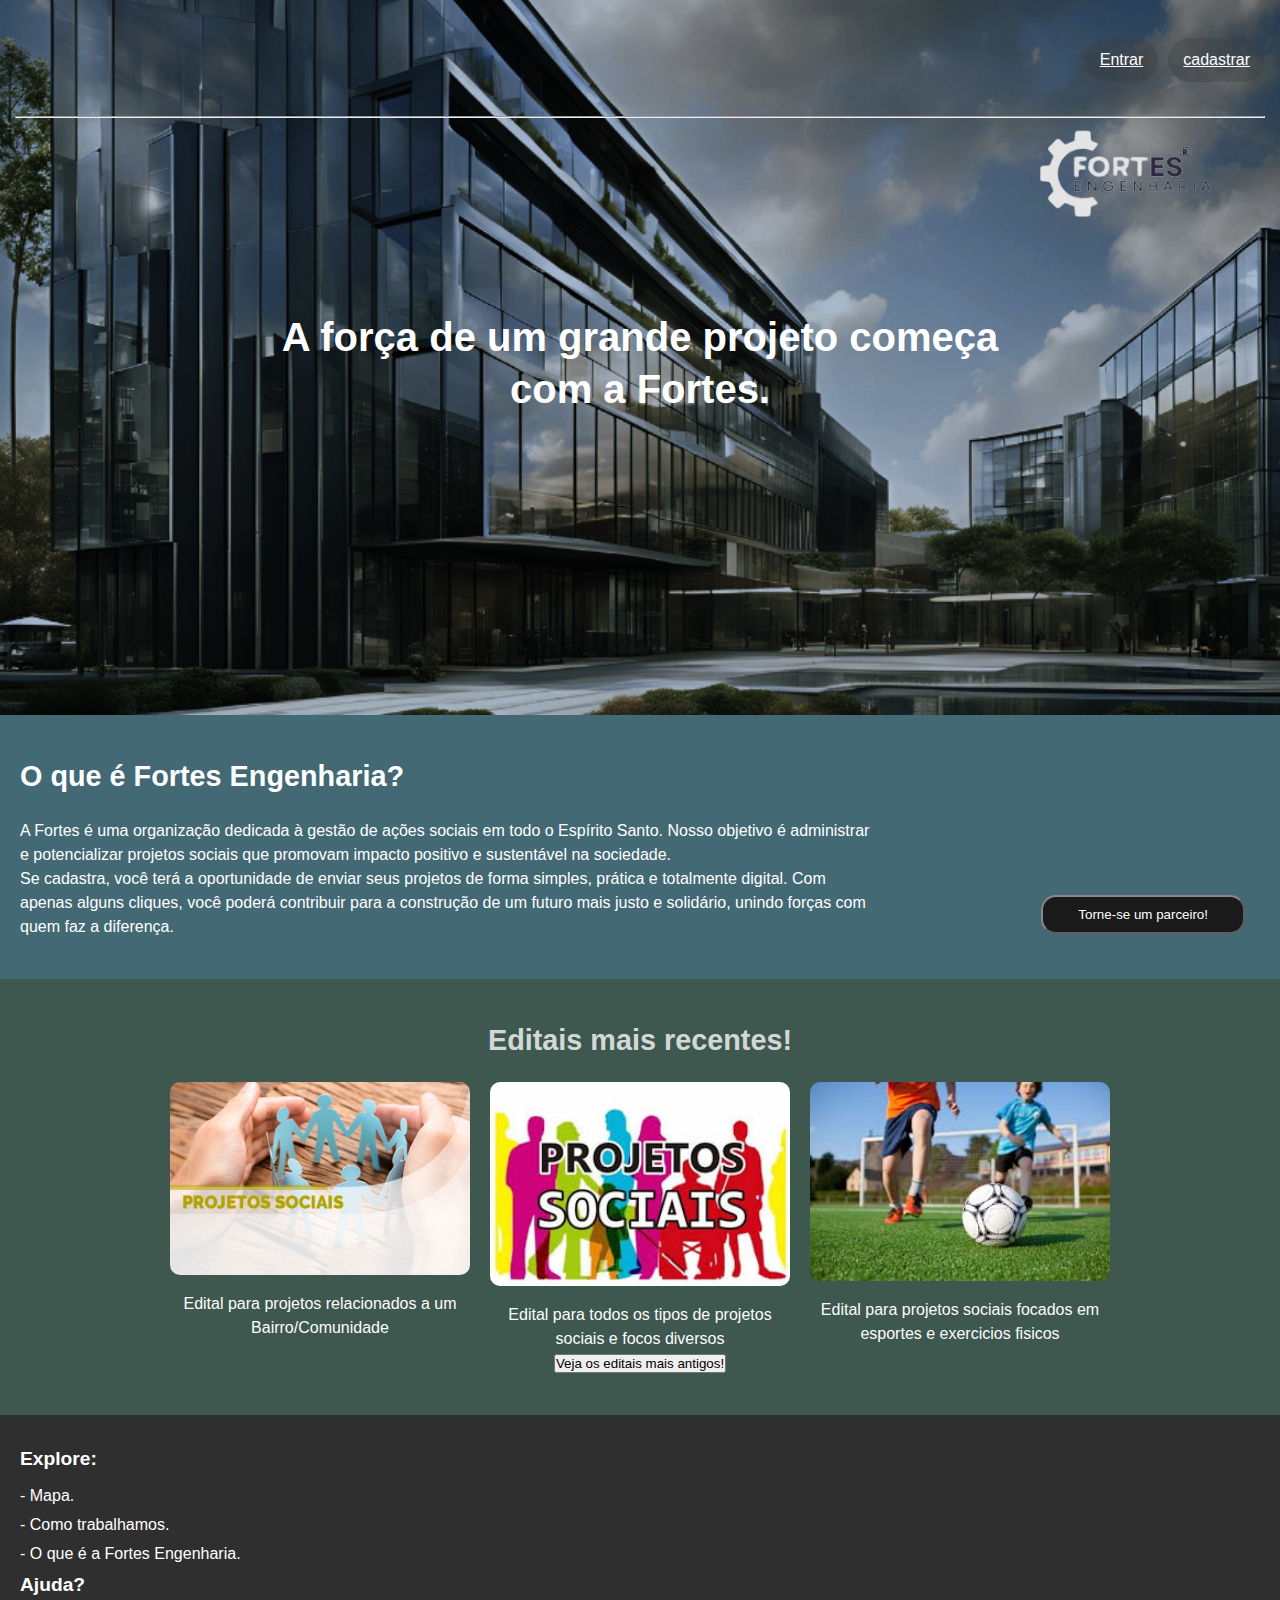
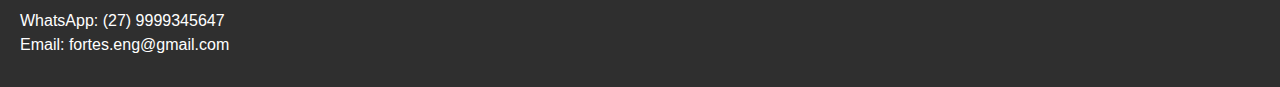
<file: index.html>
<!DOCTYPE html>
<html lang="pt-BR">
  <head>
    <meta charset="UTF-8" />
    <meta name="viewport" content="width=device-width, initial-scale=1.0" />
    <title>Fortes Engenharia</title>
    <link rel="stylesheet" href="comeco.css" />
  </head>
  <body>
    <!-- Banner com cabeçalho integrado -->
    <header class="banner">
      <div class="container">
        <div class="top-bar">
          <div class="auth-buttons">
            <a href="tipologin.html" class="btn">Entrar</a>
            <a href="tipologin.html" class="btn">cadastrar</a>
          </div>
          <br />
          <hr class="divider" />
          <div class="logo">
            <img src="./IMAGENS/LOGO FORTES.png" alt="Logo Fortes Engenharia" />
          </div>
        </div>
        <div class="banner-text">
          <h1>A força de um grande projeto começa com a Fortes.</h1>
        </div>
      </div>
    </header>

    <!-- Sobre -->
    <section class="about">
      <div class="container">
        <h2>O que é Fortes Engenharia?</h2>
        <p>
          A Fortes é uma organização dedicada à gestão de ações sociais em todo
          o Espírito Santo. Nosso objetivo é administrar e potencializar
          projetos sociais que promovam impacto positivo e sustentável na
          sociedade.
        </p>
        <p>
          Se cadastra, você terá a oportunidade de enviar seus projetos de forma
          simples, prática e totalmente digital. Com apenas alguns cliques, você
          poderá contribuir para a construção de um futuro mais justo e
          solidário, unindo forças com quem faz a diferença.
        </p>
        <button class="btpr">Torne-se um parceiro!</button>
      </div>
    </section>

    <!-- Como Trabalhamos -->
    <section class="how-we-work">
      <div class="container">
        <h2>Editais mais recentes!</h2>
        <div class="work-grid">
          <div class="card">
            <img src="./IMAGENS/projetosocial1.png" alt="Projeto Social 1" />
            <p>Edital para projetos relacionados a um Bairro/Comunidade</p>
          </div>
          <div class="card">
            <img src="./IMAGENS/projetosocial2.jpg" alt="Projeto Social 2" />
            <p>
              Edital para todos os tipos de projetos sociais e focos diversos
            </p>
          </div>
          <div class="card">
            <img src="./IMAGENS/projetosocial3.jpg" alt="Projeto Social 3" />
            <p>
              Edital para projetos sociais focados em esportes e exercicios
              fisicos
            </p>
          </div>
        </div>
      </div>
      <button class="Butao">Veja os editais mais antigos!</button>
    </section>

    <!-- Rodapé -->
    <footer class="footer">
      <div class="container footer-content">
        <div class="explore">
          <h3>Explore:</h3>
          <ul>
            <li><a href="#">- Mapa.</a></li>
            <li><a href="#">- Como trabalhamos.</a></li>
            <li><a href="#">- O que é a Fortes Engenharia.</a></li>
          </ul>
        </div>
        <div class="contact">
          <h3>Ajuda?</h3>
          <p>WhatsApp: (27) 9999345647</p>
          <p>Email: fortes.eng@gmail.com</p>
        </div>
      </div>
    </footer>
  </body>
</html>
</file>
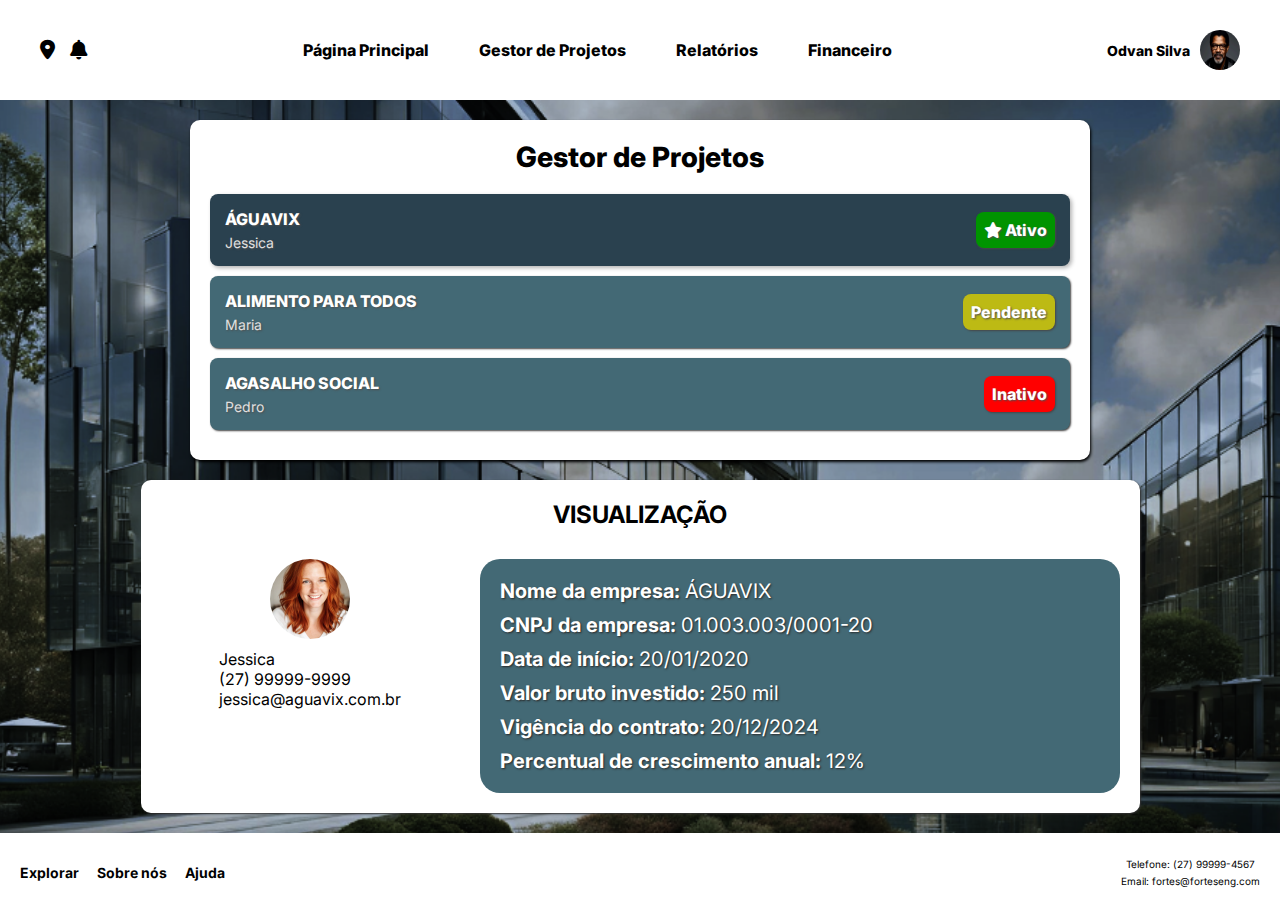
<file: C.gestor.html>
<!DOCTYPE html>
<html lang="pt-br">
  <head>
    <meta charset="UTF-8" />
    <meta name="viewport" content="width=device-width, initial-scale=1.0" />
    <title>Gestor de Projetos - Fortes</title>
    <link
      rel="icon"
      href="imagem/favicon/favicon-16x16.png"
      type="image/x-icon"
    />
    <link
      href="https://cdnjs.cloudflare.com/ajax/libs/font-awesome/6.0.0/css/all.min.css"
      rel="stylesheet"
    />
    <link rel="stylesheet" href="./C.gestor.css" />
  </head>
  <body>
    <header class="header">
      <div class="navbar">
          <div class="navbar-icons">
              <i class="fas fa-map-marker-alt"></i>
              <i class="fas fa-bell"></i>
          </div>

          <nav>
              <ul>
                  <li><a href="C.inicial.html">Página Principal</a></li>
                  <li><a href="C.gestor.html" class="active">Gestor de Projetos</a></li>
                  <li><a href="C.relatorio.html">Relatórios</a></li>
                  <li><a href="C.financeiro.html">Financeiro</a></li>
              </ul>
          </nav>

          <div class="user">
              <span>Odvan Silva</span>
              <img src="./IMAGENS/odvan.png" alt="Avatar do Usuário">
          </div>
      </div>
  </header>

  <!-- Conteúdo Principal -->
  <main>
      <!-- Título e status dos projetos -->
      <section class="container">
          <h1>Gestor de Projetos</h1>
          <div class="project-status">
              <div class="project active" data-project="aguavix">
                  <div>
                      <span class="project-name">ÁGUAVIX</span>
                      <span class="responsible">Jessica</span>
                  </div>
                  <span class="status" id="ativo"><i class="fas fa-star"></i> Ativo</span>
              </div>
              <div class="project pending" data-project="alimento">
                  <div>
                      <span class="project-name">ALIMENTO PARA TODOS</span>
                      <span class="responsible">Maria</span>
                  </div>
                  <span class="status" id="pendente">Pendente</span>
              </div>
              <div class="project inactive" data-project="agasalho">
                  <div>
                      <span class="project-name">AGASALHO SOCIAL</span>
                      <span class="responsible">Pedro</span>
                  </div>
                  <span class="status" id="inativo">Inativo</span>
              </div>
          </div>
      </section>

      <!-- Detalhes de visualização -->
      <section class="visualization">
          <h2>VISUALIZAÇÃO</h2>
          <!-- Detalhes de ÁGUAVIX -->
          <div class="details" id="details-aguavix">
              <div class="user-info">
                  <img src="./IMAGENS/moça.jpeg" alt="Responsável">
                  <div> 
                      <p>Jessica</p>
                      <p>(27) 99999-9999</p>
                      <p>jessica@aguavix.com.br</p>
                  </div>
              </div>
              <div class="company-info">
                  <p><strong>Nome da empresa:</strong> ÁGUAVIX</p>
                  <p><strong>CNPJ da empresa:</strong> 01.003.003/0001-20</p>
                  <p><strong>Data de início:</strong> 20/01/2020</p>
                  <p><strong>Valor bruto investido:</strong> 250 mil</p>
                  <p><strong>Vigência do contrato:</strong> 20/12/2024</p>
                  <p><strong>Percentual de crescimento anual:</strong> 12%</p>
              </div>
          </div>

          <div class="details" id="details-alimento" style="display: none;">
              <div class="user-info">
                  <img src="IMAGENS/maria.jpeg" alt="Responsável">
                  <div>
                      <p>Maria</p>
                      <p>(27) 98888-8888</p>
                      <p>maria@alimento.com</p>
                  </div>
              </div>
              <div class="company-info">
                  <p><strong>Nome da empresa:</strong> Alimento para Todos</p>
                  <p><strong>CNPJ da empresa:</strong> 02.003.003/0001-21</p>
                  <p><strong>Data de início:</strong> 15/02/2021</p>
                  <p><strong>Valor bruto investido:</strong> 150 mil</p>
                  <p><strong>Vigência do contrato:</strong> 15/12/2024</p>
                  <p><strong>Percentual de crescimento anual:</strong> 8%</p>
              </div>
          </div>
        
          <div class="details" id="details-agasalho" style="display: none;">
              <div class="user-info">
                  <img src="IMAGENS/pedro.jpeg" alt="Responsável">
                  <div>
                      <p>Pedro</p>
                      <p>(27) 97777-7777</p>
                      <p>pedro@agasalho.com</p>
                  </div>
              </div>
              <div class="company-info">
                  <p><strong>Nome da empresa:</strong> Agasalho Social</p>
                  <p><strong>CNPJ da empresa:</strong> 03.003.003/0001-22</p>
                  <p><strong>Data de início:</strong> 10/03/2019</p>
                  <p><strong>Valor bruto investido:</strong> 100 mil</p>
                  <p><strong>Vigência do contrato:</strong> 10/12/2023</p>
                  <p><strong>Percentual de crescimento anual:</strong> 5%</p>
              </div>
          </div>
      </section>
  </main>

  <!-- Rodapé -->
  <footer>
      <div class="footer-content">
          <div class="links">
              <a href="#">Explorar</a>
              <a href="#">Sobre nós</a>
              <a href="#">Ajuda</a>
          </div>
          <div class="contact">
              <p>Telefone: (27) 99999-4567</p>
              <p>Email: fortes@forteseng.com</p>
          </div>
      </div>
  </footer>

  </body>
  <script src="./C.gestor.js"></script>
</html>
</file>
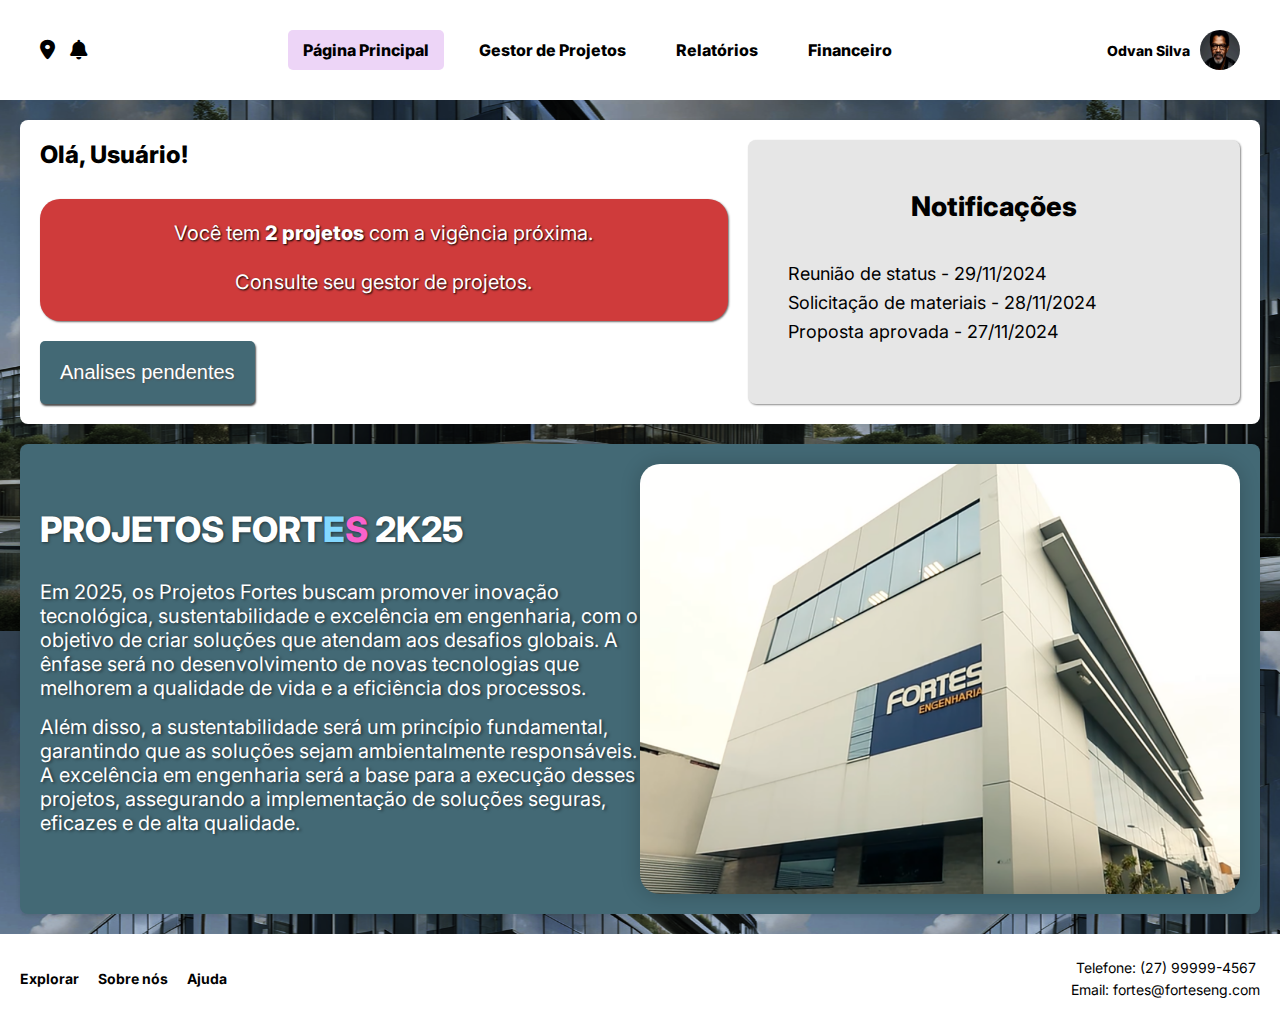
<file: C.inicial.html>
<!DOCTYPE html>
<html lang="pt-BR">
  <head>
    <meta charset="UTF-8" />
    <meta name="viewport" content="width=device-width, initial-scale=1.0" />
    <title>Página Inicial Colaborador</title>
    <link rel="stylesheet" href="./C.inicial.css" />
    <link
      rel="icon"
      href="imagem/favicon/favicon-16x16.png"
      type="imagem/x-icon"
    />
    <link
      href="https://cdnjs.cloudflare.com/ajax/libs/font-awesome/6.0.0/css/all.min.css"
      rel="stylesheet"
    />
  </head>
  <body>
    <header class="header">
      <div class="navbar">
        <div class="navbar-icons">
          <i class="fas fa-map-marker-alt"></i>
          <i class="fas fa-bell"></i>
        </div>

        <nav>
          <ul>
            <li>
              <a href="./C.inicial.html" class="active">Página Principal</a>
            </li>
            <li><a href="./C.gestor.html">Gestor de Projetos</a></li>
            <li><a href="./C.relatorio.html">Relatórios</a></li>
            <li><a href="./C.financeiro.html">Financeiro</a></li>
          </ul>
        </nav>

        <div class="user">
          <span>Odvan Silva</span>
          <img src="./IMAGENS/odvan.png" alt="Avatar do Usuário" />
        </div>
      </div>
    </header>

    <main>
      <!-- Seção do painel -->
      <section class="dashboard">
        <div class="panel">
          <h2>Olá, Usuário!</h2>
          <br />
          <div class="balao">
            <br />
            <p>
              Você tem <span class="highlight">2 projetos</span> com a vigência
              próxima.
            </p>
            <p>Consulte seu gestor de projetos.</p>
          </div>
          <br />
          <button onclick="window.location.href='C.gestor.html'">
            Analises pendentes
          </button>
        </div>

        <div class="notifications">
          <h3>Notificações</h3>
          <br />
          <ul>
            <li>Reunião de status - 29/11/2024</li>
            <li>Solicitação de materiais - 28/11/2024</li>
            <li>Proposta aprovada - 27/11/2024</li>
          </ul>
        </div>
      </section>

      <!-- Seção dos projetos -->
      <section class="projects">
        <div class="text">
          <h2>
            PROJETOS FORT<span class="E">E</span><span class="S">S</span> 2K25
          </h2>
          <br />
          <p>
            Em 2025, os Projetos Fortes buscam promover inovação tecnológica,
            sustentabilidade e excelência em engenharia, com o objetivo de criar
            soluções que atendam aos desafios globais. A ênfase será no
            desenvolvimento de novas tecnologias que melhorem a qualidade de
            vida e a eficiência dos processos.
          </p>

          <p>
            Além disso, a sustentabilidade será um princípio fundamental,
            garantindo que as soluções sejam ambientalmente responsáveis. A
            excelência em engenharia será a base para a execução desses
            projetos, assegurando a implementação de soluções seguras, eficazes
            e de alta qualidade.
          </p>
        </div>
        <img src="./IMAGENS/sede.png" alt="Imagem do prédio da empresa" />
      </section>
    </main>

    <!-- Rodapé -->
    <footer>
      <div class="footer-content">
        <div class="links">
          <a href="#">Explorar</a>
          <!-- Colocar Links para outras paginas -->
          <a href="#">Sobre nós</a>
          <a href="#">Ajuda</a>
        </div>
        <div class="contact">
          <p>Telefone: (27) 99999-4567</p>
          <p>Email: fortes@forteseng.com</p>
        </div>
      </div>
    </footer>
  </body>
  <script src="./C.inicial.js"></script>
</html>
</file>
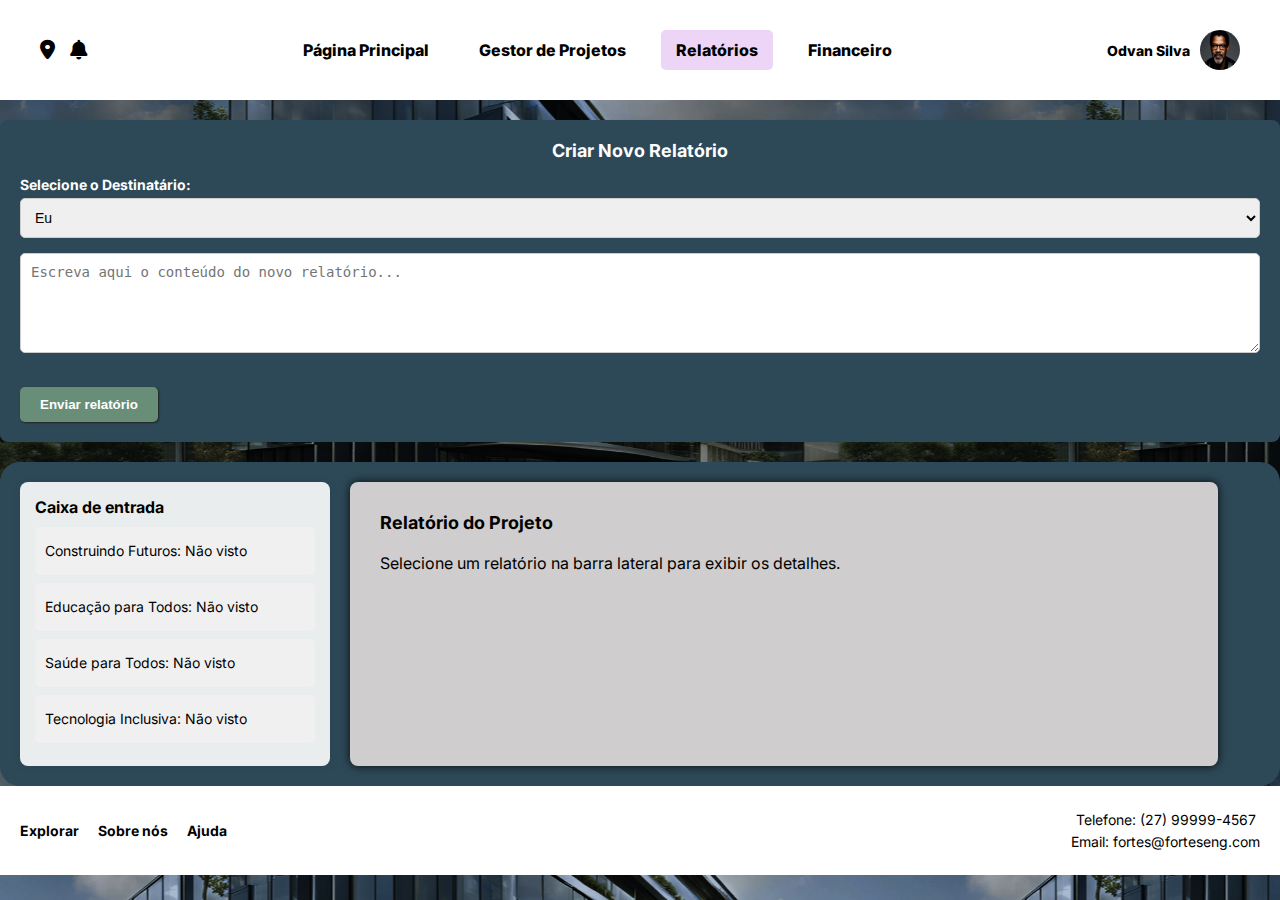
<file: C.relatorio.html>
<!DOCTYPE html>
<html lang="pt-br">
  <head>
    <meta charset="UTF-8" />
    <meta name="viewport" content="width=device-width, initial-scale=1.0" />
    <title>Gestor de projetos - Fortes</title>
    <link
      rel="icon"
      href="imagem/favicon/favicon-16x16.png"
      type="imagem/x-icon"
    />
    <link rel="stylesheet" href="C.relatorio.css" />
    <link
      href="https://cdnjs.cloudflare.com/ajax/libs/font-awesome/6.0.0/css/all.min.css"
      rel="stylesheet"
    />
  </head>
  <body>
    <header class="header">
      <div class="navbar">
        <div class="navbar-icons">
          <i class="fas fa-map-marker-alt"></i>
          <i class="fas fa-bell"></i>
        </div>

        <nav>
          <ul>
            <li><a href="./C.inicial.html">Página Principal</a></li>
            <li><a href="./C.gestor.html">Gestor de Projetos</a></li>
            <li><a href="./C.relatorio.html" class="active">Relatórios</a></li>
            <li><a href="./C.financeiro.html">Financeiro</a></li>
          </ul>
        </nav>

        <div class="user">
          <span>Odvan Silva</span>
          <img src="./IMAGENS/odvan.png" alt="Avatar do Usuário" />
        </div>
      </div>
    </header>

    <section class="create-report-container">
      <h2 class="create-report-title">Criar Novo Relatório</h2>
      <label for="recipient-select" class="recipient-label"
        >Selecione o Destinatário:</label
      >
      <select id="recipient-select" class="recipient-select">
        <option value="odvan@fortes.com">Eu</option>
        <option value="aguavix@gmail.com">Jessica - ÁGUAVIX</option>
        <option value="alimet@gmail.com">Maria - Alimento para todos</option>
        <option value="agasalhos@gmail.com">Pedro - Agasalho social</option>
      </select>
      <textarea
        id="new-report-content"
        class="new-report-content"
        placeholder="Escreva aqui o conteúdo do novo relatório..."
      ></textarea>
      <button id="add-report-button" class="button add-report-button">
        Enviar relatório
      </button>
    </section>

    <div class="background">
      <main class="main-container">
        <!-- Caixa de entrada -->
        <aside class="sidebar">
          <div class="sidebar-title">Caixa de entrada</div>
          <ul class="sidebar-list">
            <li data-report="relatorio1">Construindo Futuros: Não visto</li>
            <li data-report="relatorio2">Educação para Todos: Não visto</li>
            <li data-report="relatorio3">Saúde para Todos: Não visto</li>
            <li data-report="relatorio4">Tecnologia Inclusiva: Não visto</li>
          </ul>
        </aside>

        <!-- Relatório -->
        <section class="report-container">
          <h2 class="report-title">Relatório do Projeto</h2>
          <div id="report-content" class="report-content">
            <p>
              Selecione um relatório na barra lateral para exibir os detalhes.
            </p>
          </div>
        </section>
      </main>
    </div>

    <footer>
      <div class="footer-content">
        <div class="links">
          <a href="#">Explorar</a>
          <!-- Colocar Links para outras paginas -->
          <a href="#">Sobre nós</a>
          <a href="#">Ajuda</a>
        </div>
        <div class="contact">
          <p>Telefone: (27) 99999-4567</p>
          <p>Email: fortes@forteseng.com</p>
        </div>
      </div>
    </footer>
  </body>
  <script src="C.relatorio.js"></script>
</html>
</file>
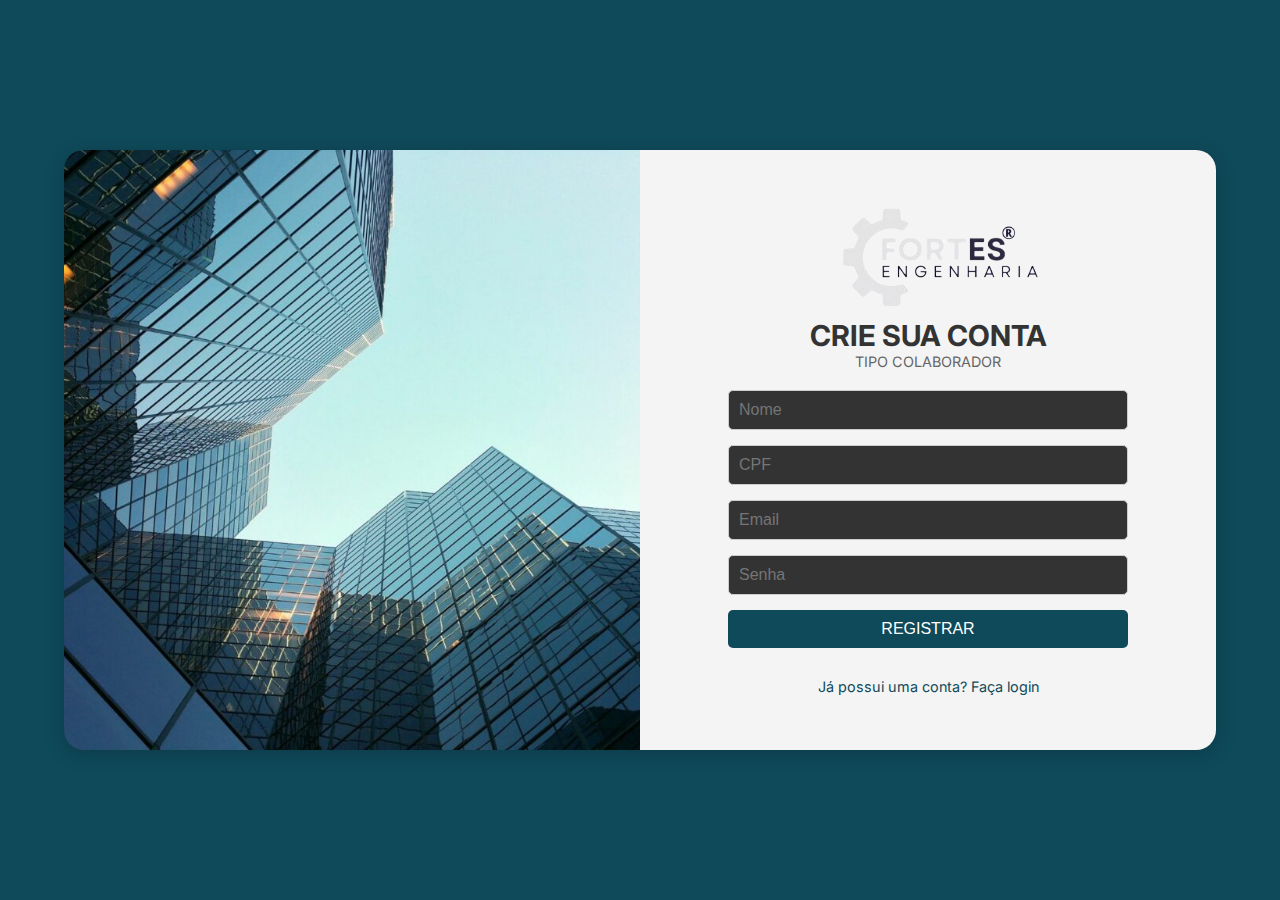
<file: c_cadastro.html>
<!DOCTYPE html>
<html lang="pt-br">
<head>
  <meta charset="UTF-8">
  <meta name="viewport" content="width=device-width, initial-scale=1.0">
  <title>Cadastro - Fortes Engenharia</title>
  <link rel="stylesheet" href="c_cadastro.css">
  <script src="c_cadastro.js"></script>
</head>
<body>
    <div class="container">

    <div class="left-panel"></div>

    <div class="right-panel">

    <div class="form-container">
        <img src="./IMAGENS/LOGO FORTES.png" alt="100px">
        <h1>CRIE SUA CONTA</h1>

          <p class="subtext">TIPO COLABORADOR</p>

          <form id="registration-form">
            <input type="text" placeholder="Nome" required>
            <input type="text" placeholder="CPF" required>
            <input type="email" placeholder="Email" required>
            <input type="password" placeholder="Senha" required>
            <button type="submit" onclick="validarRegistro('C.inicial.html')">REGISTRAR</button> </a>
            <a href="index.html" class="help-link">Já possui uma conta? Faça login</a>
          </form>
          
          <script>
            function validarLogin(action) {
              // Obtém o formulário
              const form = document.getElementById('login-form');
              
              // Verifica se todos os campos obrigatórios estão preenchidos corretamente
              if (form.checkValidity()) {
                // Redireciona para a página especificada
                window.location.href = C.inicial.html;
              } else {
                // Exibe os erros dos campos obrigatórios
                form.reportValidity();
              }
            }

          </script>
          </script>

    </div>

    </div>

    </div>
</body>
</html>
</file>
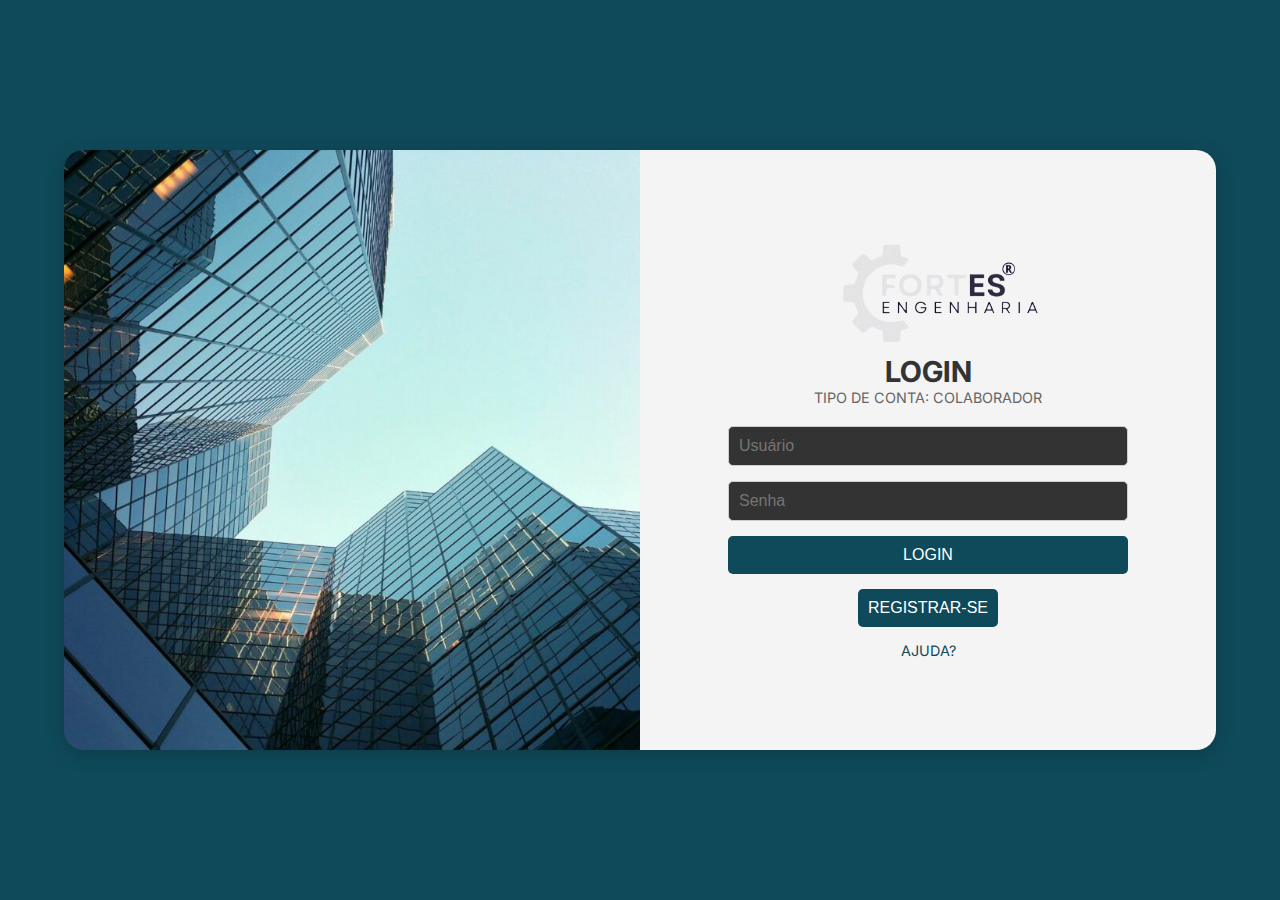
<file: c_login.html>
<!DOCTYPE html>
<html lang="pt-br">
  <head>
    <meta charset="UTF-8" />
    <meta name="viewport" content="width=device-width, initial-scale=1.0" />
    <title>Login - Fortes Engenharia</title>
    <link rel="stylesheet" href="c_login.css" />
  </head>
  <body>
    <div class="container">
      <div class="left-panel"></div>

      <div class="right-panel">
        <div class="form-container">
          <img src="./IMAGENS/LOGO FORTES.png" alt="100px" />
          <h1>LOGIN</h1>

          <p class="subtext">TIPO DE CONTA: COLABORADOR</p>

          <form id="login-form">
            <input id="email" type="email" placeholder="Usuário" required />
            <input id="senha" type="password" placeholder="Senha" required />
            <button type="button" onclick="validarLogin()">LOGIN</button>
            <a href="./c_cadastro.html">
              <button type="button">REGISTRAR-SE</button>
            </a>
          </form>
          <a href="começo.html" class="help-link">AJUDA?</a>
        </div>
      </div>
    </div>

    <script>
      function validarLogin() {
        const usuario = document.getElementById("email").value;
        const senha = document.getElementById("senha").value;

        // Credenciais predefinidas
        const usuarioCorreto = "donatario01";
        const senhaCorreta = "dona123";

        // Validação
        if (usuario === usuarioCorreto && senha === senhaCorreta) {
          // Redireciona para a página inicial do colaborador
          window.location.href = "C.inicial.html";
        } else {
          // Exibe uma mensagem de erro
          alert("Usuário ou senha incorretos!");
        }
      }
    </script>
  </body>
</html>
</file>
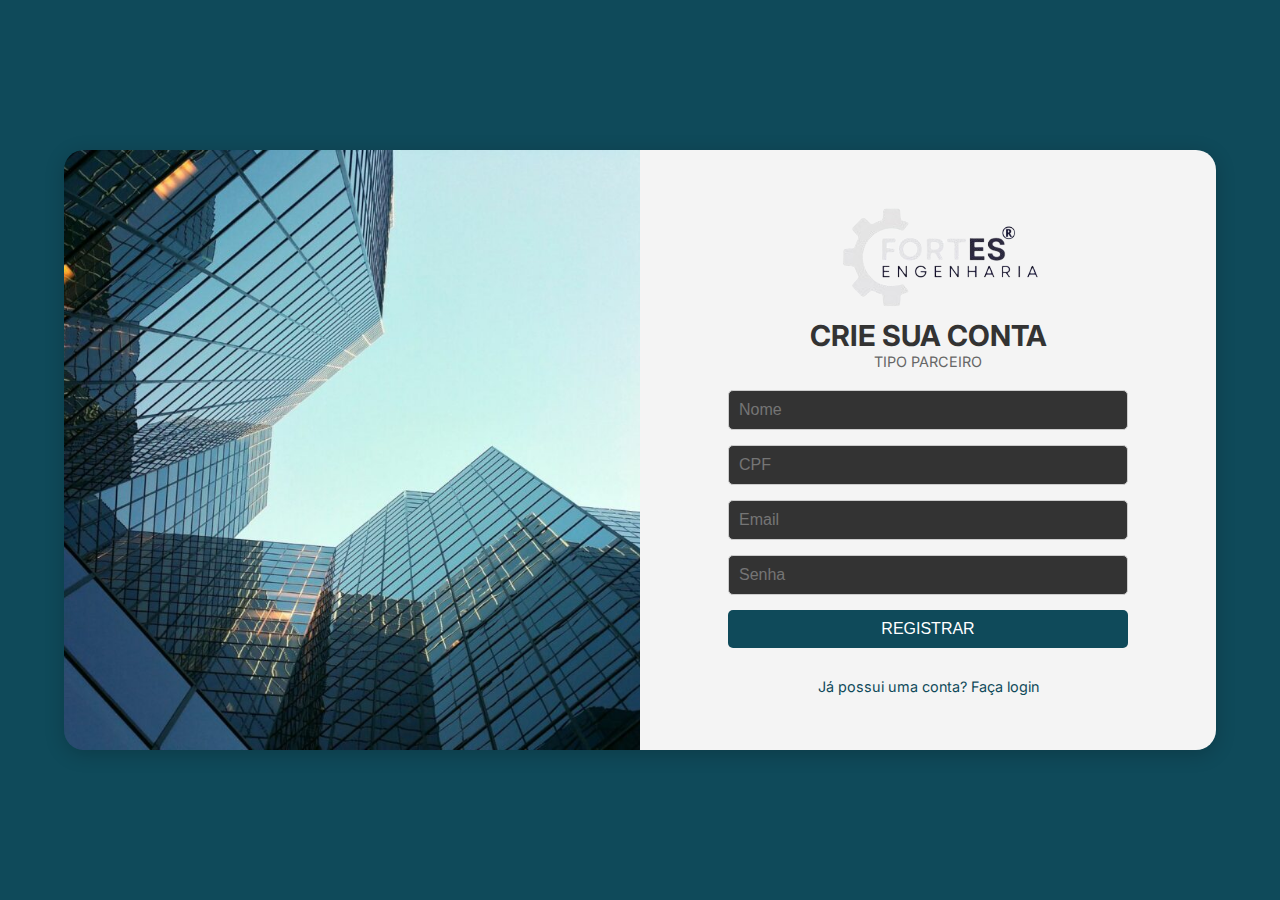
<file: P.cadastro.html>
<!DOCTYPE html>
<html lang="pt-br">
<head>
  <meta charset="UTF-8">
  <meta name="viewport" content="width=device-width, initial-scale=1.0">
  <title>Cadastro - Fortes Engenharia</title>
  <link rel="stylesheet" href="P.cadastro.css">
  <script src="P.cadastro.js"></script>
</head>
<body>
    <div class="container">

    <div class="left-panel"></div>

    <div class="right-panel">

    <div class="form-container">
        <img src="./IMAGENS/LOGO FORTES.png" alt="100px">
        <h1>CRIE SUA CONTA</h1>

          <p class="subtext">TIPO PARCEIRO</p>

            <form id="registration-form">
  <input type="text" placeholder="Nome" required>
  <input type="text" placeholder="CPF" required>
  <input type="email" placeholder="Email" required>
  <input type="password" placeholder="Senha" required>
  <button type="submit" onclick="validarRegistro('P.inicial.html')">REGISTRAR</button>
  <a href="p_login.html" class="help-link">Já possui uma conta? Faça login</a>
</form>

<script>
  function validarRegistro(event) {
    const form = document.getElementById('registration-form');
    if (!form.checkValidity()) {
      event.preventDefault(); // Impede o envio do formulário
      form.reportValidity(); // Mostra os erros
    }
  }
</script>

    </div>

    </div>

    </div>
    
</body>
</html>
</file>
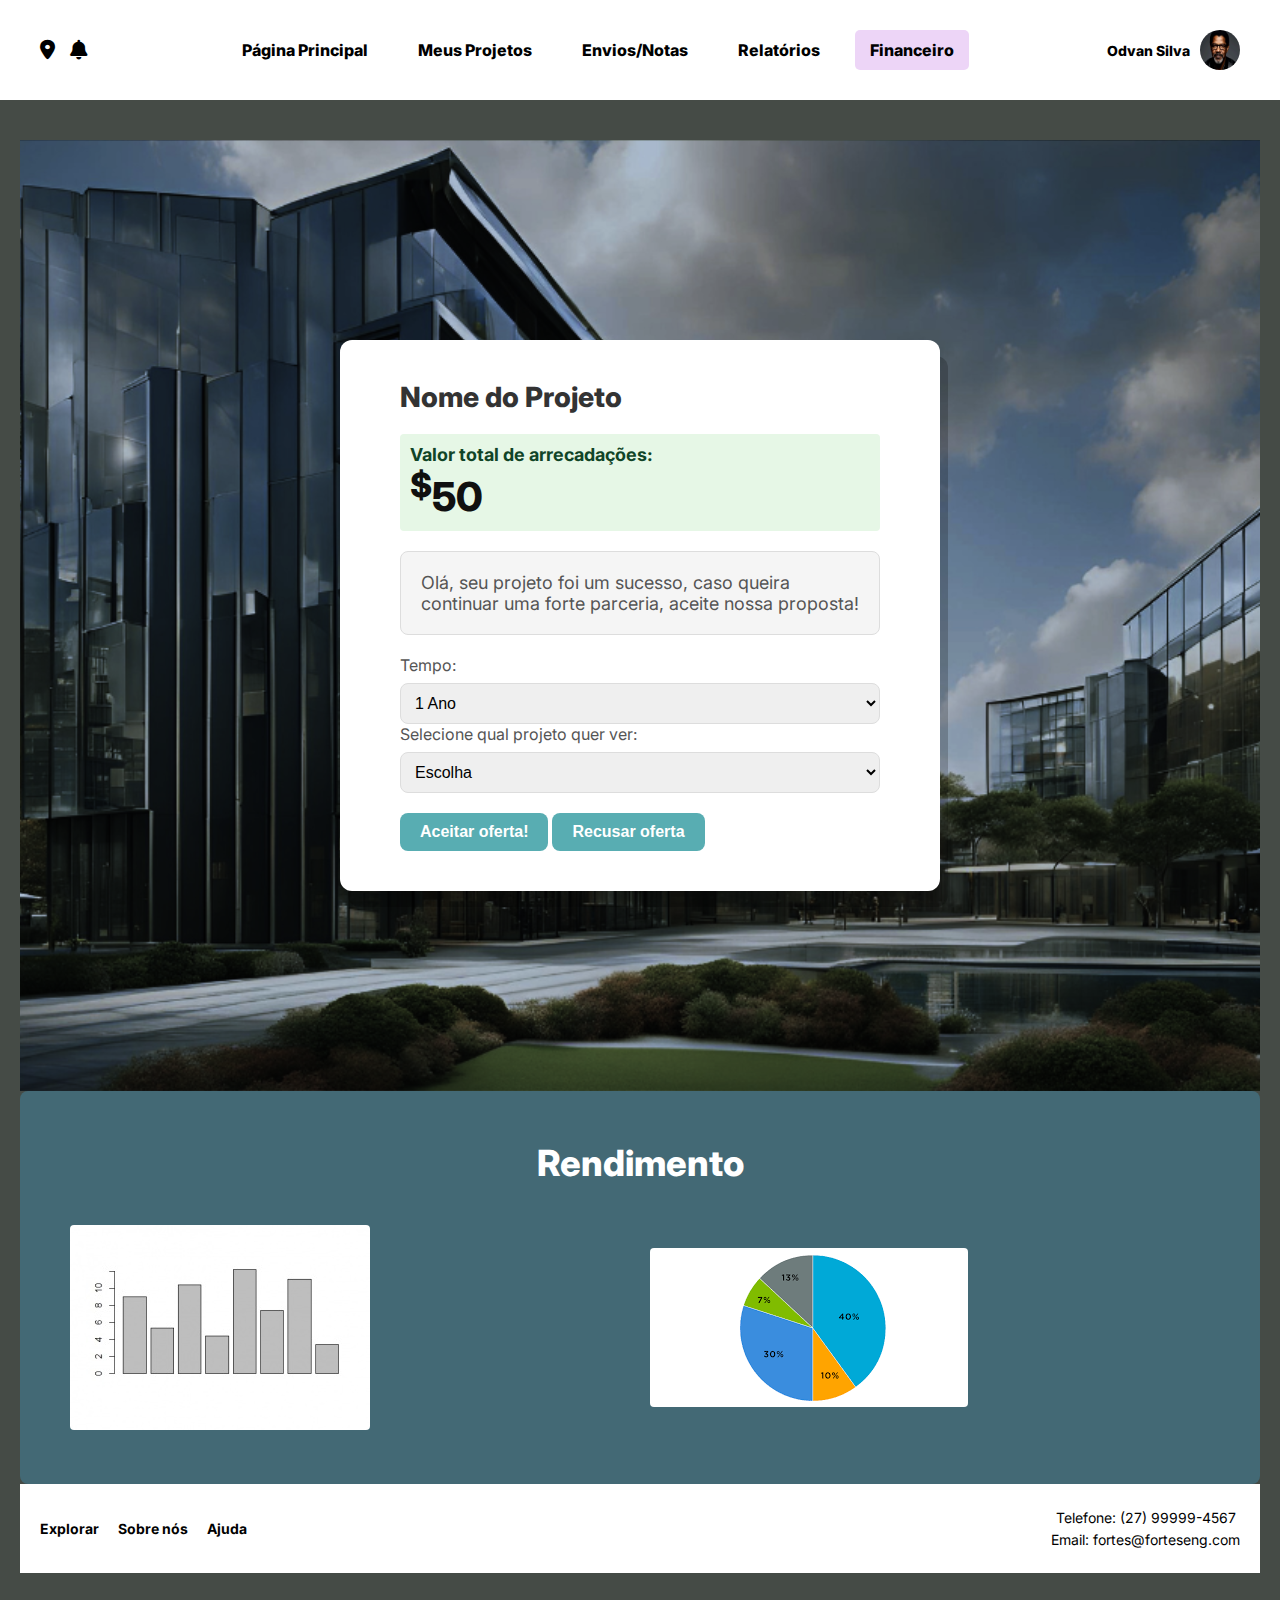
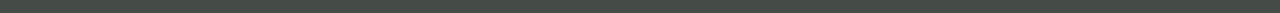
<file: P.financeiro.html>
<!DOCTYPE html>
<html lang="pt-br">
<head>
    <meta charset="UTF-8">
    <meta name="viewport" content="width=device-width, initial-scale=1.0">
    <title>Revalidação Financeira</title>
    <link rel="stylesheet" href="P.financeiro.css">
    <link rel="icon" href="imagens/favicon/favicon-16x16.png" type="imagens/x-icon">
    <link href="https://cdnjs.cloudflare.com/ajax/libs/font-awesome/6.0.0/css/all.min.css" rel="stylesheet">
    <link href="https://fonts.googleapis.com/css2?family=Inter:wght@400;800&display=swap" rel="stylesheet">
</head>
<body>

    <header class="header">
        <div class="navbar">
            
        <div class="navbar-icons">
            <i class="fas fa-map-marker-alt"></i>
            <i class="fas fa-bell"></i>
        </div>
            <nav>
                <ul>
                    <li><a href="./P.inicial.html">Página Principal</a></li> <!--Colocar LINKS PARA OUTRAS PAGINAS-->
                    <li><a href="./p_meusprojetos.html">Meus Projetos</a></li>
                    <li><a href="./P.notas.html">Envios/Notas</a></li>
                    <li><a href="./P.relatorio.html">Relatórios</a></li>
                    <li><a href="./P.financeiro.html" class="active">Financeiro</a></li>
                </ul>
            </nav>
            <div class="user">
                <span>Odvan Silva</span>
                <img src="./IMAGENS/odvan.png" alt="Avatar do Usuário">
            </div>   
        </div>
    </header>

    <main>
        <section class="project-info">
            <div class="content-box">
                <h1>Nome do Projeto</h1>
                <p class="highlighted">Valor total de arrecadações:<br><span><sup>$</sup>50</span></p>
                <div class="message-box">
                    <p>Olá, seu projeto foi um sucesso, caso queira continuar uma forte parceria, aceite nossa proposta!</p>
                </div>
                <div class="dropdown">
                    <label for="project-time">Tempo:</label>
                    <select id="project-select">
                        <option value="1">1 Ano</option>
                    </select>
                    <label for="project-select">Selecione qual projeto quer ver:</label>
                    <select id="project-select">
                        <option value="1">Escolha</option>
                    </select>
                    <button class="offer-btn">Aceitar oferta!</button>
                    <button class="offer-btn">Recusar oferta</button>
                </div>
            </div>
        </section>
        
        <section class="performance">
            <h2>Rendimento</h2>
            <div class="chart-container">
                <div class="bar-chart">
                    <img src="./IMAGENS/grafico.barras.jpg" alt="Gráfico de Barras">
                </div>
                <div class="pie-chart">
                    <img src="./IMAGENS/grafico.pizza.png" alt="Gráfico de Pizza">
                </div>
            </div>
        </section>        

        <footer>
            <div class="footer-content">
                <div class="links">
                    <a href="#">Explorar</a> <!-- Colocar Links para outras paginas -->
                    <a href="#">Sobre nós</a>
                    <a href="#">Ajuda</a>
                </div>
                <div class="contact">
                    <p>Telefone: (27) 99999-4567</p>
                    <p>Email: fortes@forteseng.com</p>
                </div>
            </div>
        </footer>
    </main>
    </main>

</body>
</html>
</file>
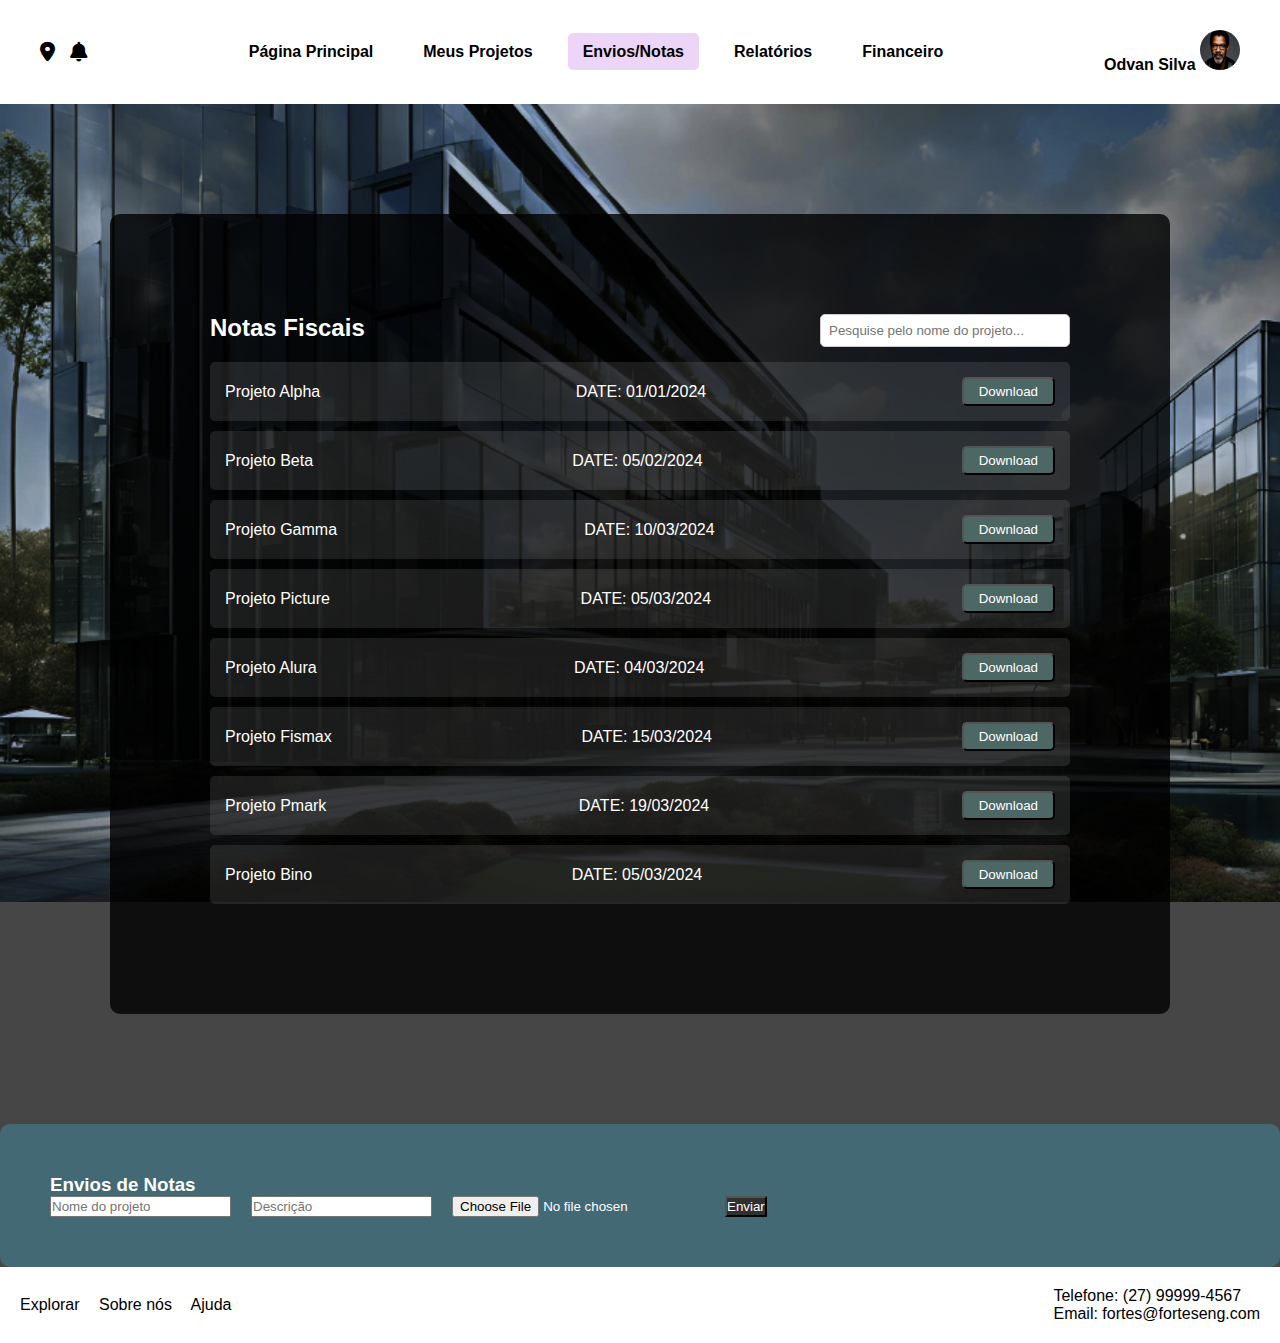
<file: P.notas.html>
<!DOCTYPE html>
<html lang="en">
<head>
    <meta charset="UTF-8">
    <meta name="viewport" content="width=device-width, initial-scale=1.0">
    <title>Modelo de Site</title>
    <link rel="stylesheet" href="./P.notas.css">
</head>
<body>
    <header class="header">

        <div class="navbar">
    
        <div class="navbar-icons">
            <i class="fas fa-map-marker-alt"></i>
            <i class="fas fa-bell"></i>
        </div>
    
            <nav>
                <ul>
                    <li><a href="./P.inicial.html">Página Principal</a></li> <!--Colocar LINKS PARA OUTRAS PAGINAS-->
                    <li><a href="./p_meusprojetos.html">Meus Projetos</a></li>
                    <li><a href="./P.notas.html" class="active">Envios/Notas</a></li>
                    <li><a href="./P.relatorio.html">Relatórios</a></li>
                    <li><a href="./P.financeiro.html">Financeiro</a></li>
                </ul>
            </nav>
    
            <div class="user">
                <span>Odvan Silva</span>
                <img src="./IMAGENS/odvan.png" alt="Avatar do Usuário">
            </div>
    
        </div>
    </header>
    <link href="https://cdnjs.cloudflare.com/ajax/libs/font-awesome/6.0.0/css/all.min.css" rel="stylesheet">
    

    <div class="background-container">
        <section class="notas-fiscais">
            <div class="notas-fiscais-header">
                <h2>Notas Fiscais</h2>
                <input type="text" id="search-bar" placeholder="Pesquise pelo nome do projeto..." class="search-bar">
            </div>

            <div class="lista-notas" id="lista-notas">
                <!-- Notas Fiscais -->
                <div class="nota">
                    <span class="nome-projeto">Projeto Alpha</span>
                    <span class="date">DATE: 01/01/2024</span>
                    <button class="btn-download">Download</button>
                </div>
                <div class="nota">
                    <span class="nome-projeto">Projeto Beta</span>
                    <span class="date">DATE: 05/02/2024</span>
                    <button class="btn-download">Download</button>
                </div>
                <div class="nota">
                    <span class="nome-projeto">Projeto Gamma</span>
                    <span class="date">DATE: 10/03/2024</span>
                    <button class="btn-download">Download</button>
                </div>
                <div class="nota">
                    <span class="nome-projeto">Projeto Picture</span>
                    <span class="date">DATE: 05/03/2024</span>
                    <button class="btn-download">Download</button>
                </div>
                <div class="nota">
                    <span class="nome-projeto">Projeto Alura</span>
                    <span class="date">DATE: 04/03/2024</span>
                    <button class="btn-download">Download</button>
                </div>
                <div class="nota">
                    <span class="nome-projeto">Projeto Fismax</span>
                    <span class="date">DATE: 15/03/2024</span>
                    <button class="btn-download">Download</button>
                </div>
                <div class="nota">
                    <span class="nome-projeto">Projeto Pmark</span>
                    <span class="date">DATE: 19/03/2024</span>
                    <button class="btn-download">Download</button>
                </div>
                <div class="nota">
                    <span class="nome-projeto">Projeto Bino</span>
                    <span class="date">DATE: 05/03/2024</span>
                    <button class="btn-download">Download</button>
                </div>
            </div> 
        </section>
    </div>
    
        <!-- Envio de Notas -->
        <section class="envios">
            <h3>Envios de Notas</h3>
            <form>
                <input type="text" placeholder="Nome do projeto" class="desc-nome" requered>
                <input type="text" placeholder="Descrição" class="input-desc" requered>
                <input type="file" class="file-input" required>
                <button type="submit" class="btn-enviar">Enviar</button>
            </form>
        </section>
    </main>

    <footer>
        <div class="footer-content">
            <div class="links">
                <a href="#">Explorar</a> <!-- Colocar Links para outras paginas -->
                <a href="#">Sobre nós</a>
                <a href="#">Ajuda</a>
            </div>
            <div class="contact">
                <p>Telefone: (27) 99999-4567</p>
                <p>Email: fortes@forteseng.com</p>
            </div>
        </div>

        <script src="./P.notas.js"></script>
    </footer>
    </body>
    </html>
</file>
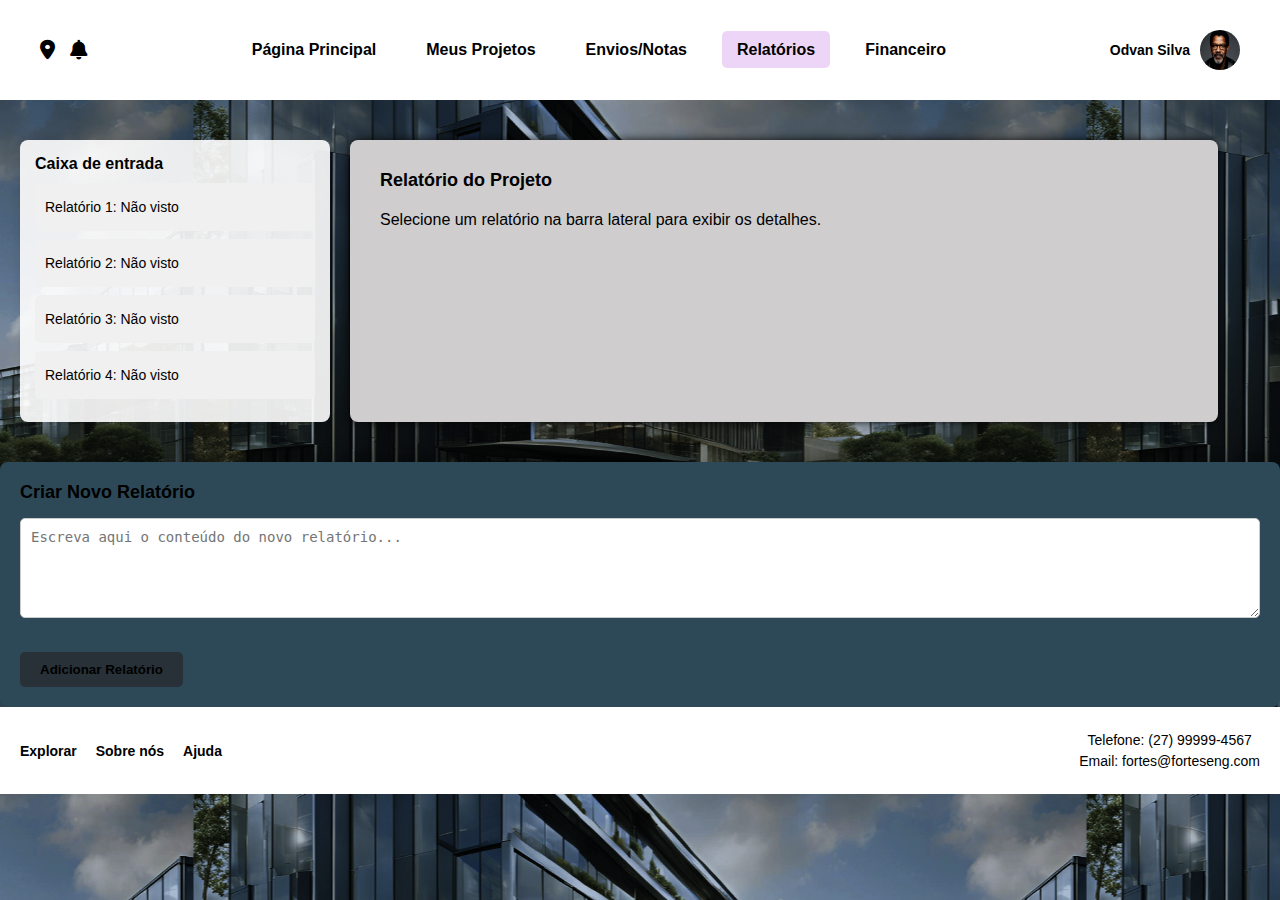
<file: P.relatorio.html>
<!DOCTYPE html>
<html lang="pt-BR">
  <head>
    <meta charset="UTF-8" />
    <meta name="viewport" content="width=device-width, initial-scale=1.0" />
    <title>Relatório do Projeto Social</title>
    <link rel="stylesheet" href="P.relatorio.css" />
    <script defer src="P.relatorio.js"></script>
  </head>
  <body>
    <!-- Cabeçalho -->
    <header class="header">
      <div class="navbar">
        <div class="navbar-icons">
          <i class="fas fa-map-marker-alt"></i>
          <i class="fas fa-bell"></i>
        </div>

        <nav>
          <ul>
            <li><a href="./P.inicial.html">Página Principal</a></li>
            <!--Colocar LINKS PARA OUTRAS PAGINAS-->
            <li><a href="./p_meusprojetos.html">Meus Projetos</a></li>
            <li><a href="./P.notas.html">Envios/Notas</a></li>
            <li><a href="./P.relatorio.html" class="active">Relatórios</a></li>
            <li><a href="./P.financeiro.html">Financeiro</a></li>
          </ul>
        </nav>

        <div class="user">
          <span>Odvan Silva</span>
          <img src="./IMAGENS/odvan.png" alt="Avatar do Usuário" />
        </div>
      </div>
    </header>
    <link
      href="https://cdnjs.cloudflare.com/ajax/libs/font-awesome/6.0.0/css/all.min.css"
      rel="stylesheet"
    />

    <!-- Fundo com imagem -->
    <div class="background">
      <main class="main-container">
        <!-- Caixa de entrada -->
        <aside class="sidebar">
          <div class="sidebar-title">Caixa de entrada</div>
          <ul class="sidebar-list">
            <li data-report="relatorio1">Relatório 1: Não visto</li>
            <li data-report="relatorio2">Relatório 2: Não visto</li>
            <li data-report="relatorio3">Relatório 3: Não visto</li>
            <li data-report="relatorio4">Relatório 4: Não visto</li>
          </ul>
        </aside>

        <!-- Relatório -->
        <section class="report-container">
          <h2 class="report-title">Relatório do Projeto</h2>
          <div id="report-content" class="report-content">
            <p>
              Selecione um relatório na barra lateral para exibir os detalhes.
            </p>
          </div>
        </section>
      </main>
    </div>

    <section class="create-report-container">
      <h2 class="create-report-title">Criar Novo Relatório</h2>
      <textarea
        id="new-report-content"
        class="new-report-content"
        placeholder="Escreva aqui o conteúdo do novo relatório..."
      ></textarea>
      <button id="add-report-button" class="button add-report-button">
        Adicionar Relatório
      </button>
    </section>

    <footer>
      <div class="footer-content">
        <div class="links">
          <a href="#">Explorar</a>
          <!-- Colocar Links para outras paginas -->
          <a href="#">Sobre nós</a>
          <a href="#">Ajuda</a>
        </div>
        <div class="contact">
          <p>Telefone: (27) 99999-4567</p>
          <p>Email: fortes@forteseng.com</p>
        </div>
      </div>
    </footer>
  </body>
</html>
</file>
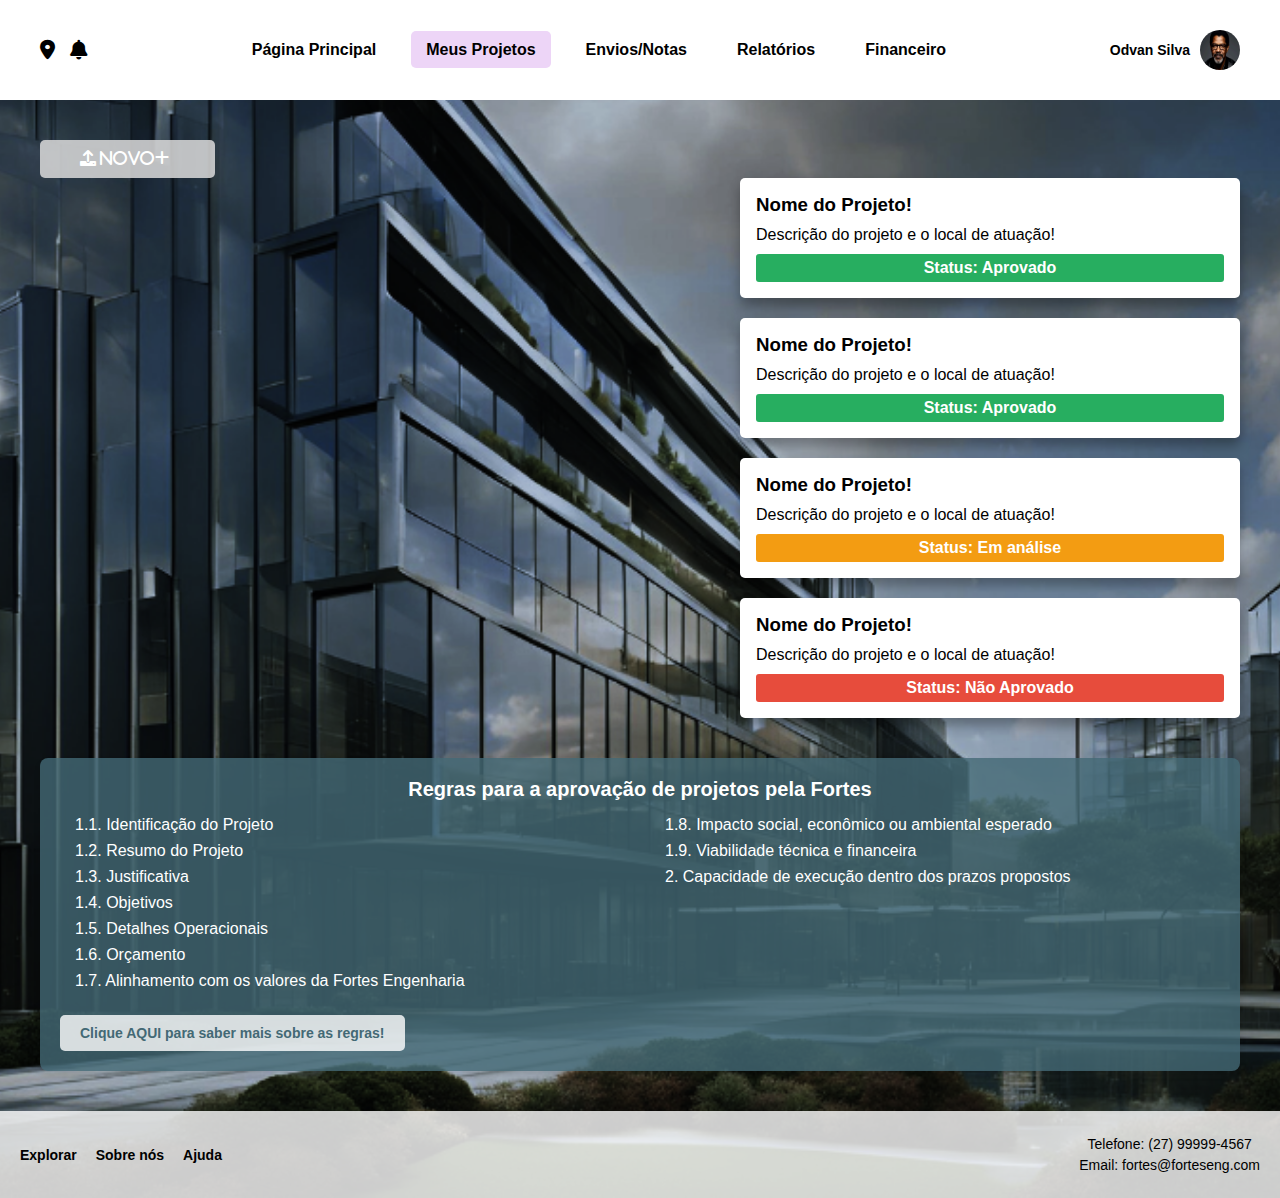
<file: p_meusprojetos.html>
<!DOCTYPE html>
<html lang="pt-BR">
  <head>
    <meta charset="UTF-8" />
    <meta name="viewport" content="width=device-width, initial-scale=1.0" />
    <title>Meus projetos - Fortes Engenharia</title>
    <link
      href="https://cdnjs.cloudflare.com/ajax/libs/font-awesome/6.0.0-beta3/css/all.min.css"
      rel="stylesheet"
    />
    <link rel="stylesheet" href="p_meusprojetos.css" />
    <script src="p_meusprojetos.js"></script>
  </head>
  <body>
    <header class="header">
      <div class="navbar">
        <div class="navbar-icons">
          <i class="fas fa-map-marker-alt"></i>
          <i class="fas fa-bell"></i>
        </div>
        <nav>
          <ul>
            <li><a href="./P.inicial.html">Página Principal</a></li>
            <!--Colocar LINKS PARA OUTRAS PAGINAS-->
            <li>
              <a href="./p_meusprojetos.html" class="active">Meus Projetos</a>
            </li>
            <li><a href="./P.notas.html">Envios/Notas</a></li>
            <li><a href="./P.relatorio.html">Relatórios</a></li>
            <li><a href="./P.financeiro.html">Financeiro</a></li>
          </ul>
        </nav>
        <div class="user">
          <span>Odvan Silva</span>
          <img src="./IMAGENS/odvan.png" alt="Avatar do Usuário" />
        </div>
      </div>
    </header>

    <main>
      <!-- Botão de upload -->
      <div class="upload">
        <i class="fas fa-upload"> Novo+ </i>
        <input type="file" class="file-input" />
      </div>

      <!-- Seção de projetos -->
      <section class="project-section" style="margin-top: -0px">
        <div class="project-card">
          <h3>Nome do Projeto!</h3>
          <p>Descrição do projeto e o local de atuação!</p>
          <div class="status status-approved">Status: Aprovado</div>
        </div>

        <div class="project-card">
          <h3>Nome do Projeto!</h3>
          <p>Descrição do projeto e o local de atuação!</p>
          <div class="status status-approved">Status: Aprovado</div>
        </div>

        <div class="project-card">
          <h3>Nome do Projeto!</h3>
          <p>Descrição do projeto e o local de atuação!</p>
          <div class="status status-pending">Status: Em análise</div>
        </div>

        <div class="project-card">
          <h3>Nome do Projeto!</h3>
          <p>Descrição do projeto e o local de atuação!</p>
          <div class="status status-rejected">Status: Não Aprovado</div>
        </div>
      </section>

      <!-- Regras -->
      <section class="rules-section">
        <h2>Regras para a aprovação de projetos pela Fortes</h2>
        <div class="rules-container">
          <div class="rules-left">
            <ul class="rules-list">
              <li>1.1. Identificação do Projeto</li>
              <li>1.2. Resumo do Projeto</li>
              <li>1.3. Justificativa</li>
              <li>1.4. Objetivos</li>
              <li>1.5. Detalhes Operacionais</li>
              <li>1.6. Orçamento</li>
              <li>1.7. Alinhamento com os valores da Fortes Engenharia</li>
            </ul>
          </div>
          <div class="rules-right">
            <ul class="rules-list">
              <li>1.8. Impacto social, econômico ou ambiental esperado</li>
              <li>1.9. Viabilidade técnica e financeira</li>
              <li>2. Capacidade de execução dentro dos prazos propostos</li>
            </ul>
          </div>
        </div>
        <a href="#" class="btn-more-info"
          >Clique AQUI para saber mais sobre as regras!</a
        >
      </section>
    </main>

    <footer>
      <div class="footer-content">
        <div class="links">
          <a href="#">Explorar</a>
          <!-- Colocar Links para outras páginas -->
          <a href="#">Sobre nós</a>
          <a href="#">Ajuda</a>
        </div>
        <div class="contact">
          <p>Telefone: (27) 99999-4567</p>
          <p>Email: fortes@forteseng.com</p>
        </div>
      </div>
    </footer>

    <script>
      // Espera até que o DOM esteja completamente carregado
      document.addEventListener("DOMContentLoaded", function () {
        // Ação do clique no botão de upload
        const uploadButton = document.querySelector(".upload");
        const fileInput = document.querySelector(".file-input");

        // Aciona o clique no input de arquivo quando o botão é clicado
        uploadButton.addEventListener("click", function () {
          fileInput.click();
        });

        // Lida com a seleção de arquivos
        fileInput.addEventListener("change", function () {
          const file = fileInput.files[0];
          if (file) {
            alert(`Arquivo selecionado: ${file.name}`);
          } else {
            alert("Nenhum arquivo selecionado.");
          }
        });
      });
    </script>
  </body>
</html>
</file>
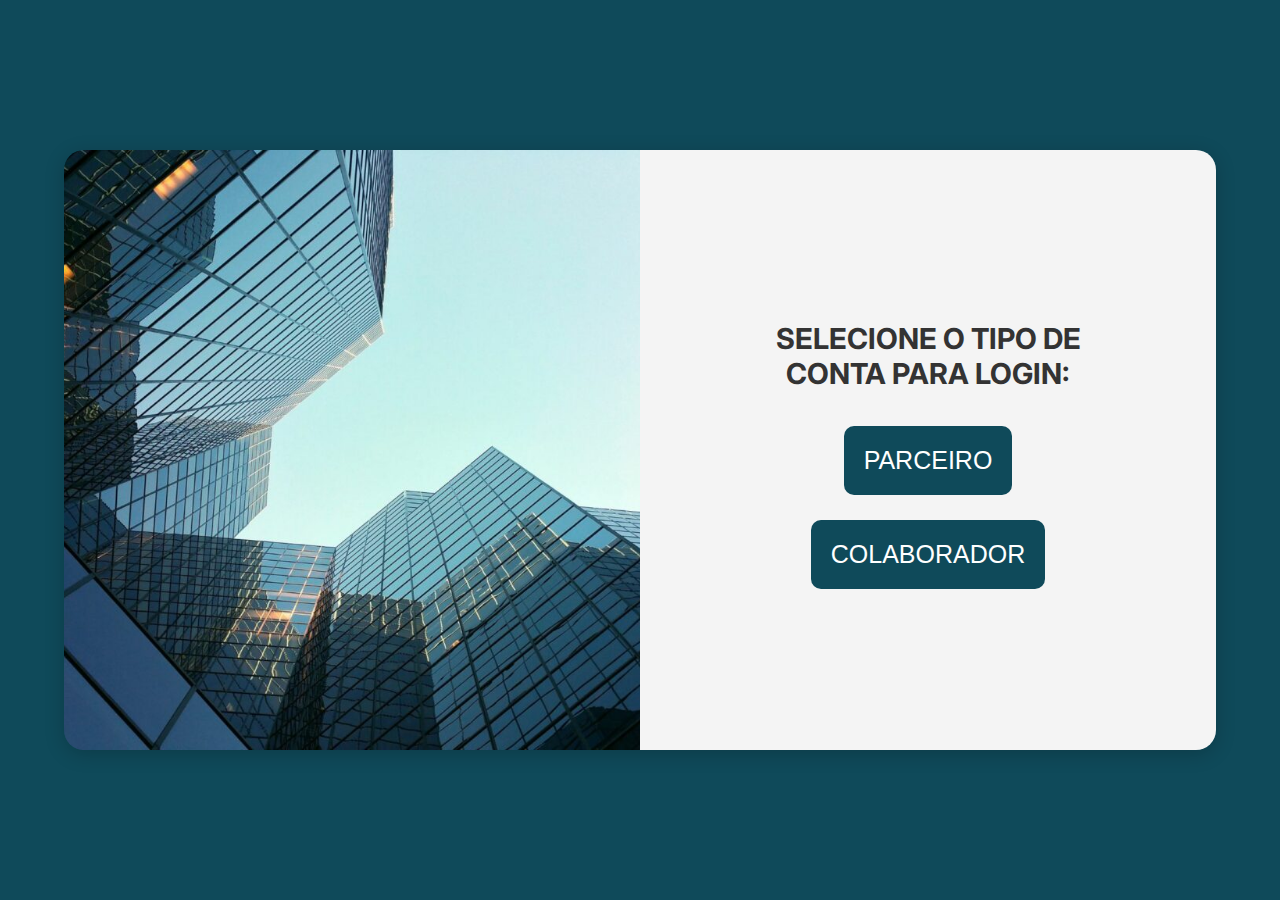
<file: tipologin.html>
<!DOCTYPE html>
<html lang="pt-br">
<head>
    <meta charset="UTF-8">
    <meta name="viewport" content="width=device-width, initial-scale=1.0">
    <title>Tipo de conta - Fortes</title>
    <link rel="icon" href="imagem/favicon/favicon-16x16.png" type="image/x-icon">
    <link href="https://cdnjs.cloudflare.com/ajax/libs/font-awesome/6.0.0/css/all.min.css" rel="stylesheet">
    <link rel="stylesheet" href="style.css">
</head>
<body>
    <div class="container">

        <div class="left-panel"></div>
    
            <div class="right-panel">
    
                <div class="form-container">
        
            <h1>SELECIONE O TIPO DE CONTA PARA LOGIN:</h1>
            

                  <button onclick="window.location.href='p_login.html'">PARCEIRO</button> <!-- COLOCAR O LINK PARA LOGIN DO PARCEIRO -->
            <br>
                  <button onclick="window.location.href='c_login.html'">COLABORADOR</button>
                  
                </div>
    
            </div>
    
    </div>
</body>
</html>
</file>
<file: c_cadastro.css>
@import url("https://fonts.googleapis.com/css2?family=Inter:wght@100;200;300;400;500;600;700;800;900&display=swap");

* {
  margin: 0;
  padding: 0;
  box-sizing: border-box;
}

body {
  font-family: "Inter", sans-serif; /* Define a fonte Inter como padrão */
  display: flex;
  justify-content: center;
  align-items: center;
  height: 100vh;
  background-color: #0f4a5a;
}

.container {
  display: flex;
  width: 90%;
  max-width: 1200px;
  height: 600px;
  box-shadow: 0 4px 20px rgba(0, 0, 0, 0.2);
  border-radius: 20px; /* Adiciona bordas arredondadas */
  overflow: hidden; /* Garante que conteúdo extra não ultrapasse o container */
}

.left-panel {
  flex: 1;
  background: url("IMAGENS/image1.jpg") center center no-repeat; /* Imagem de fundo no lado esquerdo */
  background-size: cover; /* A imagem cobre toda a área do painel esquerdo */
}

.right-panel {
  flex: 1;
  background-color: #f4f4f4; /* Cor de fundo clara */
  display: flex;
  justify-content: center;
  align-items: center;
}

.form-container {
  width: 80%;
  max-width: 400px;
  text-align: center;
}

h1 {
  font-size: 1.8rem;
  color: #333;
}

.subtext {
  font-size: 0.9rem;
  margin-bottom: 20px;
  color: #666;
}

form {
  display: flex;
  flex-direction: column;
  gap: 15px;
}

input {
  padding: 10px;
  font-size: 1rem;
  border: 1px solid #ccc;
  border-radius: 5px;
  background-color: #333;
  color: white;
}

button {
  padding: 10px;
  font-size: 1rem;
  color: white;
  background-color: #0f4a5a;
  border: none;
  border-radius: 5px;
  cursor: pointer;
  transition: background 0.3s;
}

button:hover {
  background-color: #09738c;
}

.help-link {
  display: block;
  margin-top: 15px;
  font-size: 0.9rem;
  color: #0f4a5a;
  text-decoration: none;
}

.help-link:hover {
  text-decoration: underline;
}

/* ===== Responsivo para Tablets (até 1024px) ===== */
@media (max-width: 1024px) {
  .container {
    flex-direction: column; /* Empilha os painéis verticalmente */
    height: auto; /* Ajusta a altura automaticamente */
  }

  .left-panel {
    height: 300px; /* Define uma altura para o painel esquerdo */
    background-position: top; /* Ajusta o foco da imagem */
  }

  .right-panel {
    height: auto;
    padding: 20px; /* Adiciona espaçamento interno no painel direito */
  }

  .form-container {
    width: 90%;
  }

  h1 {
    font-size: 1.6rem;
  }

  .subtext {
    font-size: 0.85rem;
  }

  input,
  button {
    font-size: 0.9rem;
    padding: 8px;
  }

  button {
    border-radius: 10px; /* Botão mais arredondado em telas menores */
  }
}

/* ===== Responsivo para Celulares (até 768px) ===== */
@media (max-width: 768px) {
  body {
    height: auto; /* Permite rolagem em telas menores */
    padding: 20px;
  }

  .container {
    flex-direction: column;
    width: 100%; /* Ocupa toda a largura da tela */
    height: auto;
    box-shadow: none; /* Remove a sombra para telas pequenas */
  }

  .left-panel {
    height: 200px; /* Reduz a altura do painel esquerdo */
    background-size: cover;
    background-position: center; /* Centraliza a imagem */
  }

  .right-panel {
    padding: 15px;
  }

  .form-container {
    width: 100%;
  }

  h1 {
    font-size: 1.4rem;
  }

  .subtext {
    font-size: 0.8rem;
  }

  input,
  button {
    font-size: 0.8rem;
    padding: 7px;
  }

  button {
    font-size: 0.9rem;
    border-radius: 8px;
  }

  .help-link {
    font-size: 0.8rem;
  }
}
</file>
<file: c_login.css>
@import url("https://fonts.googleapis.com/css2?family=Inter:wght@100;200;300;400;500;600;700;800;900&display=swap");

* {
  margin: 0;
  padding: 0;
  box-sizing: border-box;
}

body {
  font-family: "Inter", sans-serif; /* Define a fonte Inter como padrão */
  display: flex;
  justify-content: center;
  align-items: center;
  height: 100vh;
  background-color: #0f4a5a;
}

.container {
  display: flex;
  width: 90%;
  max-width: 1200px;
  height: 600px;
  box-shadow: 0 4px 20px rgba(0, 0, 0, 0.2);
  border-radius: 20px; /* Adiciona bordas arredondadas */
  overflow: hidden; /* Garante que conteúdo extra não ultrapasse o container */
}

.left-panel {
  flex: 1;
  background: url("IMAGENS/image1.jpg") center center no-repeat; /* Imagem de fundo no lado esquerdo */
  background-size: cover; /* A imagem cobre toda a área do painel esquerdo */
}

.right-panel {
  flex: 1;
  background-color: #f4f4f4; /* Cor de fundo clara */
  display: flex;
  justify-content: center;
  align-items: center;
}

.form-container {
  width: 80%;
  max-width: 400px;
  text-align: center;
}

h1 {
  font-size: 1.8rem;
  color: #333;
}

.subtext {
  font-size: 0.9rem;
  margin-bottom: 20px;
  color: #666;
}

form {
  display: flex;
  flex-direction: column;
  gap: 15px;
}

input {
  padding: 10px;
  font-size: 1rem;
  border: 1px solid #ccc;
  border-radius: 5px;
  background-color: #333;
  color: white;
}

button {
  padding: 10px;
  font-size: 1rem;
  color: white;
  background-color: #0f4a5a;
  border: none;
  border-radius: 5px;
  cursor: pointer;
  transition: background 0.3s;
}

button:hover {
  background-color: #09738c;
}

.help-link {
  display: block;
  margin-top: 15px;
  font-size: 0.9rem;
  color: #0f4a5a;
  text-decoration: none;
}

.help-link:hover {
  text-decoration: underline;
}

/* ===== Responsivo para Tablets (até 1024px) ===== */
@media (max-width: 1024px) {
  .container {
    flex-direction: column; /* Empilha os painéis verticalmente */
    height: auto; /* Ajusta a altura automaticamente */
    width: 100%; /* Garante que o container ocupe toda a largura */
  }

  .left-panel {
    height: 300px; /* Define uma altura fixa para o painel esquerdo */
    background-position: top; /* Ajusta o foco da imagem */
  }

  .right-panel {
    height: auto;
    padding: 20px; /* Adiciona espaçamento interno no painel direito */
  }

  .form-container {
    width: 90%; /* Torna o formulário mais compacto */
  }

  h1 {
    font-size: 1.6rem;
  }

  .subtext {
    font-size: 0.85rem;
  }

  input,
  button {
    font-size: 0.9rem;
    padding: 8px;
  }

  button {
    border-radius: 10px; /* Mais arredondado em telas menores */
  }

  .help-link {
    font-size: 0.85rem;
  }
}

/* ===== Responsivo para Celulares (até 768px) ===== */
@media (max-width: 768px) {
  body {
    flex-direction: column; /* Ajusta o layout para dispositivos menores */
    height: auto; /* Permite rolagem vertical */
    padding: 20px; /* Adiciona espaçamento interno */
  }

  .container {
    flex-direction: column; /* Empilha os painéis */
    width: 100%; /* Largura total */
    height: auto; /* Altura ajustável */
    box-shadow: none; /* Remove sombra para simplicidade */
    border-radius: 10px; /* Arredonda menos */
  }

  .left-panel {
    height: 200px; /* Reduz a altura do painel esquerdo */
    background-size: cover;
    background-position: center; /* Centraliza a imagem */
  }

  .right-panel {
    padding: 15px; /* Adiciona espaço interno no painel direito */
  }

  .form-container {
    width: 100%;
  }

  h1 {
    font-size: 1.4rem; /* Texto menor */
  }

  .subtext {
    font-size: 0.8rem;
  }

  input,
  button {
    font-size: 0.8rem; /* Reduz tamanho dos inputs e botões */
    padding: 7px;
  }

  button {
    font-size: 0.9rem;
    border-radius: 8px;
  }

  .help-link {
    font-size: 0.8rem; /* Link de ajuda menor */
  }
}
</file>
<file: P.cadastro.css>
@import url("https://fonts.googleapis.com/css2?family=Inter:wght@100;200;300;400;500;600;700;800;900&display=swap");

* {
  margin: 0;
  padding: 0;
  box-sizing: border-box;
}

body {
  font-family: "Inter", sans-serif; /* Define a fonte Inter como padrão */
  display: flex;
  justify-content: center;
  align-items: center;
  height: 100vh;
  background-color: #0f4a5a;
}

.container {
  display: flex;
  width: 90%;
  max-width: 1200px;
  height: 600px;
  box-shadow: 0 4px 20px rgba(0, 0, 0, 0.2);
  border-radius: 20px; /* Adiciona bordas arredondadas */
  overflow: hidden; /* Garante que conteúdo extra não ultrapasse o container */
}

.left-panel {
  flex: 1;
  background: url(IMAGENS/image1.jpg) center center no-repeat; /* Imagem de fundo no lado esquerdo */
  background-size: cover; /* A imagem cobre toda a área do painel esquerdo */
}

.right-panel {
  flex: 1;
  background-color: #f4f4f4; /* Cor de fundo clara */
  display: flex;
  justify-content: center;
  align-items: center;
}

.form-container {
  width: 80%;
  max-width: 400px;
  text-align: center;
}

h1 {
  font-size: 1.8rem;
  color: #333;
}

.subtext {
  font-size: 0.9rem;
  margin-bottom: 20px;
  color: #666;
}

form {
  display: flex;
  flex-direction: column;
  gap: 15px;
}

input {
  padding: 10px;
  font-size: 1rem;
  border: 1px solid #ccc;
  border-radius: 5px;
  background-color: #333;
  color: white;
}

button {
  padding: 10px;
  font-size: 1rem;
  color: white;
  background-color: #0f4a5a;
  border: none;
  border-radius: 5px;
  cursor: pointer;
  transition: background 0.3s;
}

button:hover {
  background-color: #09738c;
}

.help-link {
  display: block;
  margin-top: 15px;
  font-size: 0.9rem;
  color: #0f4a5a;
  text-decoration: none;
}

.help-link:hover {
  text-decoration: underline;
}

/* Responsividade para Tablets */
@media (max-width: 1024px) {
  .container {
    flex-direction: column; /* Empilha os painéis verticalmente */
    height: auto;
  }

  .left-panel {
    height: 300px; /* Ajusta altura para caber em telas menores */
  }

  .right-panel {
    padding: 20px; /* Adiciona espaçamento interno */
  }

  h1 {
    font-size: 1.5rem;
  }

  .subtext {
    font-size: 0.8rem;
  }

  input {
    font-size: 0.9rem;
  }

  button {
    font-size: 0.9rem;
  }
}

/* Responsividade para Smartphones */
@media (max-width: 768px) {
  .container {
    width: 95%; /* Maximiza o uso do espaço */
  }

  .left-panel {
    height: 200px; /* Reduz a altura para se ajustar melhor */
    background-size: cover;
  }

  .form-container {
    width: 90%; /* Ajusta a largura do formulário */
  }

  h1 {
    font-size: 1.2rem;
  }

  .subtext {
    font-size: 0.7rem;
  }

  input {
    font-size: 0.8rem;
    padding: 8px;
  }

  button {
    font-size: 0.8rem;
    padding: 8px;
  }
}
</file>
<file: P.financeiro.css>
/* Fonte Inter */
@import url("https://fonts.googleapis.com/css2?family=Inter:wght@400;800&display=swap");

* {
  margin: 0;
  padding: 0;
  box-sizing: border-box;
}

body {
  font-family: "Inter", sans-serif;
  background-color: #454b46;
  color: #333;
}

/* Cabeçalho */
.header {
  background-color: #ffffff;
  color: #000000;
  padding: 20px 20px;
  position: relative;
  font-weight: 800; /* Fonte Extra Bold */
}

/* Navbar */
.navbar {
  background-color: #ffffff;
  padding: 10px 20px;
  display: flex;
  justify-content: space-between;
  align-items: center;
  position: relative;
}

.navbar-icons {
  display: flex;
  gap: 15px; /* Espaçamento entre os ícones */
  font-size: 20px;
  color: #000;
  margin-left: 0; /* Garantir alinhamento à esquerda */
}

.navbar-icons i {
  cursor: pointer;
  transition: color 0.3s;
}

.navbar-icons i:hover {
  color: #688e78; /* Cor ao passar o mouse */
}

.navbar-center {
  flex-grow: 1; /* Faz essa seção ocupar o espaço central */
  display: flex;
  justify-content: center; /* Centraliza os links dentro dessa seção */
}

.navbar ul {
  display: flex;
  gap: 20px; /* Espaçamento entre os links */
  list-style: none;
  margin: 0;
  padding: 0;
}

.navbar ul li a {
  text-decoration: none;
  color: #000000;
  font-size: 16px;
  font-weight: 800; /* Fonte Extra Bold */
  padding: 10px 15px;
  transition: background-color 0.3s, color 0.3s;
  border-radius: 5px;
}

.navbar ul li a:hover {
  background-color: #c7c7c7;
  color: #000;
}

.navbar ul li a.active {
  background-color: #edd5f7; /* Rosa */
  color: #000000;
}

.user {
  position: relative;
  display: flex;
  align-items: center;
  gap: 10px;
  font-size: 14px;
}

.user img {
  width: 40px;
  height: 40px;
  border-radius: 50%;
}

main {
  padding: 40px 20px;
}

/* Estilo para a seção principal */
.project-info {
  background: url("./IMAGENS/FUNDO\ PREDIO.png");
  background-size: cover;
  padding: 110px;
  background-position: center;
  position: relative;
  display: flex;
  justify-content: center;
  align-items: center;
  padding: 200px 0;
}

.project-info .content-box {
  background-color: #fff;
  padding: 40px 60px;
  border-radius: 12px;
  max-width: 600px;
  text-align: left;
  box-shadow: 8px 16px rgba(0, 0, 0, 0.2);
  position: relative;
}

.project-info h1 {
  font-weight: 800;
  font-size: 28px;
  color: #333;
  margin-bottom: 20px;
}

.project-info p {
  font-weight: 400;
  font-size: 18px;
  margin: 10px 0;
  color: #555;
}

.project-info p span {
  font-weight: 800;
  font-size: 40px;
  color: #101010;
}

.project-info p.highlight {
  font-weight: 400;
  font-size: 20px;
  color: #58adb2;
  margin-top: 20px;
  display: flex;
  align-items: center;
}

.project-info p.highlight span {
  font-weight: 800;
  font-size: 36px;
  color: #752c14;
  margin-left: 10px;
}

.project-info .content-box p.highlighted {
  background-color: #e6f7e6; /* Fundo verde claro */
  color: #104427; /* Texto verde escuro */
  font-weight: bold;
  padding: 10px;
  border-radius: 4px;
  text-align: left; /* Alinhamento do texto */
  margin-bottom: 20px;
}

.message-box {
  background-color: #f5f5f5; /* Fundo cinza claro */
  border: 1px solid #ddd; /* Borda sutil */
  border-radius: 8px;
  padding: 20px;
  margin-bottom: 20px; /* Espaço entre a mensagem e os botões */
  font-size: 16px;
  color: #555; /* Cor do texto */
}

.message-box p {
  margin: 0; /* Remove margens desnecessárias */
}

button.offer-btn {
  background-color: #58adb2;
  color: #fff;
  border: none;
  padding: 10px 20px;
  font-weight: bold;
  font-size: 16px;
  border-radius: 8px;
  margin-top: 20px;
  cursor: pointer;
}

button.offer-btn:hover {
  background-color: #104447;
}

.project-info .dropdown {
  margin-top: 20px;
}

.project-info .dropdown label {
  display: block;
  font-weight: 400;
  font-size: 16px;
  color: #555;
  margin-bottom: 8px;
}

.project-info .dropdown select {
  width: 100%;
  padding: 10px;
  border: 1px solid #ddd;
  border-radius: 8px;
  font-size: 16px;
}

.performance {
  background-color: #436975;
  color: #fff;
  padding: 50px;
  border-radius: 8px;
  margin-top: 0px;
  display: flex; /* Usar flexbox para alinhamento */
  flex-direction: column; /* Para organizar o título acima dos gráficos */
  gap: 20px; /* Espaçamento entre o título e os gráficos */
}

.performance h2 {
  font-weight: 800;
  font-size: 36px;
  margin-bottom: 20px;
  text-align: center; /* Centraliza o título */
}

.chart-container {
  display: flex; /* Cria um layout em linha para os gráficos */
  justify-content: space-between; /* Espaça os gráficos */
  align-items: center; /* Centraliza verticalmente */
  gap: 20px; /* Espaço entre os gráficos */
}

.bar-chart img,
.pie-chart img {
  max-width: 100%; /* Garante que a imagem não ultrapasse os limites do contêiner */
  height: auto; /* Mantém a proporção da imagem */
  border-radius: 4px; /* Adiciona bordas arredondadas */
  flex: 1; /* Permite que os gráficos se ajustem proporcionalmente */
}

.bar-chart {
  flex: 1; /* O gráfico de barras ocupa metade do espaço */
}

.pie-chart {
  flex: 1; /* O gráfico de pizza ocupa metade do espaço */
}

footer {
  background-color: #ffffff;
  color: #000000;
  text-align: center;
  padding: 20px;
  font-size: 14px;
}

footer .footer-content {
  display: flex;
  justify-content: space-between;
  align-items: center;
  flex-wrap: wrap;
  gap: 10px;
  font-weight: 400; /* Fonte Regular */
}

footer .links a {
  color: #000000;
  text-decoration: none;
  margin-right: 15px;
  font-size: 14px;
  font-weight: bold;
}

footer .contact p {
  margin: 5px 0;
}

/* Responsividade para Tablets */
@media (max-width: 1024px) {
  .navbar ul {
    gap: 10px; /* Reduz o espaçamento entre os links */
    flex-wrap: wrap; /* Permite quebrar os links em várias linhas */
  }

  .user img {
    width: 35px;
    height: 35px;
  }

  .project-info {
    padding: 150px 20px; /* Reduz o padding */
  }

  .project-info .content-box {
    padding: 30px 20px; /* Reduz o tamanho interno */
    max-width: 90%; /* Reduz a largura máxima */
  }

  .performance {
    padding: 30px 20px; /* Reduz o padding */
  }

  .chart-container {
    flex-direction: column; /* Empilha os gráficos verticalmente */
    gap: 10px; /* Reduz o espaçamento entre os gráficos */
  }
}

/* Responsividade para Smartphones */
@media (max-width: 768px) {
  .navbar {
    flex-direction: column; /* Empilha os elementos */
    gap: 10px; /* Adiciona espaço entre os itens */
  }

  .navbar-center {
    justify-content: flex-start; /* Centraliza os links no início */
  }

  .project-info {
    padding: 100px 20px;
  }

  .project-info .content-box {
    padding: 20px;
  }

  .project-info h1 {
    font-size: 20px; /* Reduz o tamanho do título */
  }

  .project-info p {
    font-size: 14px; /* Reduz o tamanho do texto */
  }

  .performance h2 {
    font-size: 24px; /* Reduz o tamanho do título */
  }

  .chart-container {
    flex-direction: column; /* Organiza os gráficos em coluna */
    gap: 10px;
  }

  footer .footer-content {
    flex-direction: column; /* Empilha o conteúdo no rodapé */
    gap: 10px;
    text-align: center; /* Centraliza o texto */
  }
}
</file>
<file: P.notas.css>
/* Estilos globais */
* {
  margin: 0;
  padding: 0;
  box-sizing: border-box;
}

body {
  font-family: "Inter", sans-serif;
  color: white;
  background-color: #464646; /* Cor de fundo padrão */
}

header,
footer {
  background-color: #ffffff;
  color: #000000;
  padding: 20px;
}

main {
  padding: 40px 20px;
}

.header,
.navbar {
  font-weight: 800;
  position: relative;
}

/* Navbar */
.navbar {
  display: flex;
  justify-content: space-between;
  align-items: center;
  background-color: #ffffff;
  padding: 10px 20px;
}

.navbar ul {
  display: flex;
  list-style: none;
  gap: 20px;
}

.navbar ul li a {
  text-decoration: none;
  color: #000000;
  font-size: 16px;
  font-weight: 800;
  padding: 10px 15px;
  border-radius: 5px;
  transition: background-color 0.3s, color 0.3s;
}

.navbar ul li a:hover {
  background-color: #c7c7c7;
}

.navbar ul li a.active {
  background-color: #edd5f7;
}

.navbar-icons {
  display: flex;
  gap: 15px;
  font-size: 20px;
}

.navbar-icons i {
  cursor: pointer;
  transition: color 0.3s;
}

.navbar-icons i:hover {
  color: #688e78;
}

/* Imagem do usuário */
.user img {
  width: 40px;
  height: 40px;
  border-radius: 50%;
}

/* Seção de notas fiscais */
.background-container {
  background: url("./IMAGENS/FUNDO PREDIO.png") no-repeat center center fixed;
  background-size: cover;
  padding: 110px;
}

.notas-fiscais {
  background: rgba(0, 0, 0, 0.8);
  padding: 100px;
  border-radius: 10px;
}

.notas-fiscais-header {
  display: flex;
  justify-content: space-between;
  margin-bottom: 15px;
}

.search-bar {
  width: 250px;
  padding: 8px;
  border: 1px solid #ccc;
  border-radius: 5px;
}

/* Lista de notas fiscais */
.lista-notas .nota {
  display: flex;
  justify-content: space-between;
  align-items: center;
  padding: 15px;
  background: rgba(255, 255, 255, 0.1);
  border-radius: 5px;
  margin-bottom: 10px;
}

.nota .btn-download {
  background-color: #4c6764;
  color: white;
  padding: 5px 15px;
  border-radius: 5px;
  cursor: pointer;
}

.nota .btn-download:hover {
  background-color: #023946;
}

/* Seção de envios */
.envios {
  background: #436975;
  padding: 50px;
  border-radius: 10px;
}

.envios form {
  display: flex;
  gap: 20px;
  flex-wrap: wrap;
}

.envios .btn-enviar {
  background-color: #2f3030;
  color: white;
  cursor: pointer;
}

.envios .btn-enviar:hover {
  background-color: #191b1b8f;
}

/* Rodapé */
footer .footer-content {
  display: flex;
  justify-content: space-between;
  align-items: center;
  flex-wrap: wrap;
  gap: 10px;
}

footer .links a {
  color: #000000;
  text-decoration: none;
  margin-right: 15px;
}

/* Responsividade */
@media (max-width: 1024px) {
  /* Tablets */
  .navbar {
    flex-wrap: wrap;
    gap: 10px;
    padding: 15px;
  }

  .navbar ul {
    flex-wrap: wrap;
    justify-content: center;
    gap: 15px;
  }

  .navbar ul li a {
    font-size: 14px;
    padding: 8px 12px;
  }

  .background-container {
    padding: 60px 20px;
  }

  .notas-fiscais {
    padding: 50px 20px;
  }

  .notas-fiscais-header {
    flex-direction: column;
    gap: 10px;
  }

  .search-bar {
    width: 100%;
  }

  .lista-notas .nota {
    flex-direction: column;
    align-items: flex-start;
    gap: 10px;
  }

  .envios {
    padding: 30px 20px;
  }

  .envios form {
    flex-direction: column;
    gap: 10px;
  }

  footer .footer-content {
    flex-direction: column;
    text-align: center;
    gap: 15px;
  }
}

@media (max-width: 768px) {
  /* Celulares */
  .navbar {
    flex-direction: column;
    align-items: flex-start;
    padding: 10px;
  }

  .navbar ul {
    flex-direction: column;
    width: 100%;
    gap: 10px;
  }

  .navbar-icons {
    justify-content: center;
    width: 100%;
  }

  .navbar ul li a {
    font-size: 12px;
    padding: 5px 10px;
  }

  .background-container {
    padding: 40px 10px;
  }

  .notas-fiscais {
    padding: 30px 10px;
  }

  .notas-fiscais-header {
    gap: 5px;
  }

  .search-bar {
    width: 100%;
    margin-bottom: 10px;
  }

  .lista-notas .nota {
    padding: 10px;
  }

  .envios {
    padding: 20px 10px;
  }

  footer .footer-content {
    flex-direction: column;
    text-align: center;
    gap: 10px;
  }
}

@media (max-width: 480px) {
  /* Celulares pequenos */
  .navbar ul li a {
    font-size: 10px;
    padding: 5px 8px;
  }

  .user img {
    width: 30px;
    height: 30px;
  }

  .background-container {
    padding: 20px 5px;
  }

  .notas-fiscais {
    padding: 20px 5px;
  }

  .lista-notas .nota {
    padding: 8px;
    font-size: 14px;
  }

  .envios {
    padding: 15px 5px;
  }

  footer .footer-content {
    font-size: 12px;
  }
}
</file>
<file: P.relatorio.css>
* {
  margin: 0;
  padding: 0;
  box-sizing: border-box;
}

body {
  background-image: url(./IMAGENS/fundo.png);
  background-size: auto;
  background-position: top;
  background-size: -50%;
  font-family: "Inter", sans-serif;
  background-color: #7e7e7e;
  color: #000000;
}

/* Cabeçalho */
.header {
  background-color: #ffffff;
  color: #000000;
  padding: 20px 20px;
  position: relative;
  font-weight: 800; /* Fonte Extra Bold */
}

/* Navbar */
.navbar {
  background-color: #ffffff;
  padding: 10px 20px;
  display: flex;
  justify-content: space-between;
  align-items: center;
  position: relative;
}

.navbar-icons {
  display: flex;
  gap: 15px; /* Espaçamento entre os ícones */
  font-size: 20px;
  color: #000;
  margin-left: 0; /* Garantir alinhamento à esquerda */
}

.navbar-icons i {
  cursor: pointer;
  transition: color 0.3s;
}

.navbar-icons i:hover {
  color: #688e78; /* Cor ao passar o mouse */
}

.navbar-center {
  flex-grow: 1; /* Faz essa seção ocupar o espaço central */
  display: flex;
  justify-content: center; /* Centraliza os links dentro dessa seção */
}

.navbar ul {
  display: flex;
  gap: 20px; /* Espaçamento entre os links */
  list-style: none;
  margin: 0;
  padding: 0;
}

.navbar ul li a {
  text-decoration: none;
  color: #000000;
  font-size: 16px;
  font-weight: 800; /* Fonte Extra Bold */
  padding: 10px 15px;
  transition: background-color 0.3s, color 0.3s;
  border-radius: 5px;
}

.navbar ul li a:hover {
  background-color: #c7c7c7;
  color: #000;
}

.navbar ul li a.active {
  background-color: #edd5f7; /* Rosa */
  color: #000000;
}

.user {
  position: relative;
  display: flex;
  align-items: center;
  gap: 10px;
  font-size: 14px;
}

.user img {
  width: 40px;
  height: 40px;
  border-radius: 50%;
}

main {
  padding: 40px 20px;
}

/* Container principal */
.main-container {
  display: flex;
  padding: 20px;
  gap: 20px;
  margin-top: 20px;
}

/* Caixa de entrada */
.sidebar {
  width: 25%;
  background: rgba(255, 255, 255, 0.9);
  padding: 15px;
  border-radius: 8px;
  box-shadow: 0 0 10px rgba(0, 0, 0, 0.1);
}

.sidebar-title {
  font-weight: bold;
  margin-bottom: 10px;
  font-size: 16px;
}

.sidebar-list {
  list-style: none;
  line-height: 2;
}

.sidebar-list li {
  background: #f0f0f0;
  padding: 10px;
  margin-bottom: 8px;
  border-radius: 5px;
  cursor: pointer;
  font-size: 14px;
}

.sidebar-list li:hover {
  background: #222222;
}

/* Relatório */
.report-container {
  width: 70%;
  background: rgb(207, 205, 205);
  padding: 30px;
  border-radius: 8px;
  box-shadow: 0 0 10px rgba(6, 6, 6, 0.909);
}

.report-title {
  font-size: 18px;
  font-weight: bold;
  margin-bottom: 20px;
}

.report-content ul {
  margin-left: 20px;
}

.button {
  margin-top: 15px;
  padding: 10px 20px;
  background: #303132a2;
  color: rgb(255, 255, 255);
  border: none;
  border-radius: 5px;
  cursor: pointer;
}

.button.active {
  background: #28a745;
}

/* Seção para criar relatório */
.create-report-container {
  background-color: #2d4958;
  padding: 20px;
  margin-top: 20px;
  border-radius: 8px;
  box-shadow: 0 0 10px rgba(0, 0, 0, 0.1);
}

.create-report-title {
  font-size: 18px;
  font-weight: bold;
  margin-bottom: 15px;
}

.new-report-content {
  width: 100%;
  height: 100px;
  border: 1px solid #ccc;
  border-radius: 5px;
  padding: 10px;
  margin-bottom: 15px;
  font-size: 14px;
}

.add-report-button {
  background: #2423239b;
  color: #000;
  border: none;
  border-radius: 5px;
  padding: 10px 20px;
  cursor: pointer;
  font-weight: bold;
  transition: background-color 0.3s;
}

.add-report-button:hover {
  background: #5b5c5d58;
}

.sidebar {
  width: 25%;
  background: rgba(255, 255, 255, 0.9);
  padding: 15px;
  border-radius: 8px;
  box-shadow: 0 0 10px rgba(0, 0, 0, 0.1);
  max-height: 400px; /* Limite de altura */
  overflow-y: auto; /* Ativa o scroll vertical */
}

.sidebar-list li {
  background: #f0f0f0;
  padding: 10px;
  margin-bottom: 8px;
  border-radius: 5px;
  cursor: pointer;
  font-size: 14px;
}

.sidebar-list li:hover {
  background: #fffbfb;
}

/* Rodapé */
footer {
  background-color: #ffffff;
  color: #000000;
  text-align: center;
  padding: 20px;
  font-size: 14px;
}

footer .footer-content {
  display: flex;
  justify-content: space-between;
  align-items: center;
  flex-wrap: wrap;
  gap: 10px;
  font-weight: 400; /* Fonte Regular */
}

footer .links a {
  color: #000000;
  text-decoration: none;
  margin-right: 15px;
  font-size: 14px;
  font-weight: bold;
}

footer .contact p {
  margin: 5px 0;
}

/* Responsividade */
@media (max-width: 1024px) {
  /* Tablets */
  .navbar {
    flex-wrap: wrap;
    gap: 10px;
    padding: 15px;
  }

  .navbar-center {
    justify-content: center;
    margin: 10px 0;
  }

  .navbar ul {
    flex-wrap: wrap;
    justify-content: center;
    gap: 15px;
  }

  .sidebar {
    width: 100%;
    max-height: none;
    overflow-y: visible;
    margin-bottom: 20px;
  }

  .main-container {
    flex-direction: column;
    gap: 20px;
  }

  .report-container {
    width: 100%;
  }

  .button {
    width: 100%;
    text-align: center;
  }

  footer .footer-content {
    flex-direction: column;
    text-align: center;
    gap: 15px;
  }
}

@media (max-width: 768px) {
  /* Celulares */
  .navbar {
    flex-direction: column;
    align-items: center;
    padding: 10px;
  }

  .navbar ul {
    flex-direction: column;
    width: 100%;
    gap: 10px;
  }

  .navbar-icons {
    justify-content: center;
    width: 100%;
  }

  .user img {
    width: 30px;
    height: 30px;
  }

  .main-container {
    flex-direction: column;
    gap: 15px;
  }

  .sidebar {
    width: 100%;
    padding: 10px;
  }

  .report-container {
    width: 100%;
    padding: 20px;
  }

  .create-report-container {
    padding: 15px;
    margin-top: 10px;
  }

  footer .footer-content {
    font-size: 12px;
  }
}

@media (max-width: 480px) {
  /* Celulares pequenos */
  .navbar ul li a {
    font-size: 12px;
    padding: 8px 10px;
  }

  .user img {
    width: 25px;
    height: 25px;
  }

  .sidebar {
    padding: 8px;
  }

  .sidebar-title {
    font-size: 14px;
  }

  .sidebar-list li {
    font-size: 12px;
    padding: 8px;
  }

  .report-container {
    padding: 15px;
  }

  .create-report-title {
    font-size: 16px;
  }

  .new-report-content {
    height: 80px;
  }

  .add-report-button {
    padding: 8px 15px;
    font-size: 12px;
  }

  footer {
    font-size: 12px;
  }
}
</file>
<file: p_meusprojetos.css>
* {
  margin: 0;
  padding: 0;
  box-sizing: border-box;
}

body {
  background-image: url(./IMAGENS/FUNDO\ PREDIO.png);
  background-size: cover;
  background-position: top;
  font-family: "Inter", sans-serif;
  background-color: #7e7e7e;
  color: #000000;
}

.header {
  background-color: #ffffff;
  color: #000000;
  padding: 20px 20px;
  position: relative;
  font-weight: 800; /* Fonte Extra Bold */
}

/* Navbar */
.navbar {
  background-color: #ffffff;
  padding: 10px 20px;
  display: flex;
  justify-content: space-between;
  align-items: center;
  position: relative;
}

.navbar-icons {
  display: flex;
  gap: 15px; /* Espaçamento entre os ícones */
  font-size: 20px;
  color: #000;
  margin-left: 0; /* Garantir alinhamento à esquerda */
}

.navbar-icons i {
  cursor: pointer;
  transition: color 0.3s;
}

.navbar-icons i:hover {
  color: #688e78; /* Cor ao passar o mouse */
}

.navbar-center {
  flex-grow: 1; /* Faz essa seção ocupar o espaço central */
  display: flex;
  justify-content: center; /* Centraliza os links dentro dessa seção */
}

.navbar ul {
  display: flex;
  gap: 20px; /* Espaçamento entre os links */
  list-style: none;
  margin: 0;
  padding: 0;
}

.navbar ul li a {
  text-decoration: none;
  color: #000000;
  font-size: 16px;
  font-weight: 800; /* Fonte Extra Bold */
  padding: 10px 15px;
  transition: background-color 0.3s, color 0.3s;
  border-radius: 5px;
}

.navbar ul li a:hover {
  background-color: #c7c7c7;
  color: #000;
}

.navbar ul li a.active {
  background-color: #edd5f7; /* Rosa */
  color: #000000;
}

.user {
  position: relative;
  display: flex;
  align-items: center;
  gap: 10px;
  font-size: 14px;
}

.user img {
  width: 40px;
  height: 40px;
  border-radius: 50%;
}

main {
  padding: 40px 20px;
}

/* Estilo principal */
main {
  padding: 20px;
  background-color: transparent;
  border-radius: 8px;
  margin: 20px;
}

.logo {
  max-width: 400px;
  height: auto;
}

/* Cartões de projetos */
.project-section {
  display: flex;
  flex-direction: column;
  gap: 20px;
  align-items: flex-end;
  background-color: transparent;
  position: relative;
}

.background-card {
  background-color: #1a1a1a;
  padding: 15px;
  border-radius: 5px;
  position: absolute;
  left: 0;
  right: 0;
  bottom: 0;
  z-index: -1;
}

.project-card {
  background-color: white;
  padding: 15px;
  border-radius: 5px;
  box-shadow: 0 8px 12px rgba(0, 0, 0, 0.3);
  width: 500px;
  max-width: 100%;
  margin-left: auto;
  color: black;
  border: 1px solid rgba(255, 255, 255, 0.2);
  position: relative;
}

.project-card h3 {
  margin-bottom: 10px;
}

.project-card p {
  margin-bottom: 10px;
}

.status {
  font-weight: bold;
  padding: 5px 10px;
  border-radius: 3px;
  text-align: center;
}

.status-approved {
  background-color: #27ae60;
  color: white;
}

.status-pending {
  background-color: #f39c12;
  color: white;
}

.status-rejected {
  background-color: #e74c3c;
  color: white;
}

/* Regras */
.rules-section {
  margin-top: 40px;
  padding: 20px;
  background-color: rgba(67, 105, 117, 0.8);
  border-radius: 8px;
  color: #ffffff;
  box-shadow: 0 4px 6px rgba(0, 0, 0, 0.1);
}

.rules-section h2 {
  font-size: 20px;
  font-weight: bold;
  margin-bottom: 15px;
  text-align: center;
  color: #ffffff;
}

.rules-container {
  display: flex;
  justify-content: space-between;
}

.rules-left {
  flex: 1;
  margin-right: 20px;
}

.rules-right {
  flex: 1;
}

.upload {
  display: inline-block;
  padding: 10px 40px;
  background-color: #d9d9d9dc;
  color: white;
  border: none;
  border-radius: 5px;
  cursor: pointer;
  font-size: 16px;
  text-align: center;
  transition: background-color 0.3s ease;
}

.upload:hover {
  background-color: #3a3a3adc;
}

.upload i {
  margin-right: 5px;
}

.file-input {
  display: none;
}

/* Adiciona comportamento ao clicar no botão */
.upload:active {
  transform: scale(0.95); /* Pequeno efeito de clique */
}

.rules-list {
  list-style: none;
  padding-left: 15px;
  font-size: 16px;
  margin-bottom: 15px;
  color: #ffffff;
}

.rules-list li {
  margin-bottom: 8px;
}

.btn-more-info {
  display: inline-block;
  padding: 10px 20px;
  background-color: rgba(255, 255, 255, 0.8);
  color: #436975;
  text-decoration: none;
  border-radius: 5px;
  font-size: 14px;
  font-weight: bold;
  text-align: center;
  margin-top: 10px;
}

.btn-more-info:hover {
  background-color: #eeeeee;
  color: #436975;
}

/* Rodapé */
footer {
  background-color: rgba(255, 255, 255, 0.8);
  color: #000000;
  text-align: center;
  padding: 20px;
  font-size: 14px;
}

footer .footer-content {
  display: flex;
  justify-content: space-between;
  align-items: center;
  flex-wrap: wrap;
  gap: 10px;
  font-weight: 400;
}

footer .links a {
  color: #000000;
  text-decoration: none;
  margin-right: 15px;
  font-size: 14px;
  font-weight: bold;
}

footer .contact p {
  margin: 5px 0;
}

footer ul {
  list-style: none;
  padding: 0;
}

footer ul li a {
  color: white;
  text-decoration: none;
}

/* Responsividade para Tablets */
@media (max-width: 1024px) {
  .navbar {
    flex-direction: column;
    align-items: flex-start;
  }

  .navbar-center {
    justify-content: flex-start;
    margin-top: 10px;
  }

  .navbar ul {
    flex-wrap: wrap;
    justify-content: flex-start;
    gap: 10px;
  }

  .project-card {
    width: 80%; /* Reduz a largura para caber em telas menores */
    margin-left: 0; /* Centraliza o cartão */
  }

  .rules-container {
    flex-direction: column; /* Empilha as colunas de regras */
  }

  .rules-left,
  .rules-right {
    margin: 0 0 20px; /* Espaçamento entre as colunas */
  }

  footer .footer-content {
    flex-direction: column;
    text-align: center;
  }
}

/* Responsividade para Smartphones */
@media (max-width: 768px) {
  .navbar ul {
    flex-direction: column; /* Empilha os links */
    gap: 5px;
  }

  .navbar-icons {
    justify-content: center;
    margin-top: 10px;
  }

  .project-section {
    align-items: center; /* Centraliza os projetos */
  }

  .project-card {
    width: 90%; /* Aumenta a largura para ocupar mais espaço */
  }

  .rules-container {
    flex-direction: column;
  }

  .rules-list {
    font-size: 14px; /* Reduz o tamanho da fonte */
  }

  .rules-section {
    padding: 15px;
  }

  footer .footer-content {
    gap: 5px;
  }
}

/* Responsividade para Telas Muito Pequenas */
@media (max-width: 480px) {
  .navbar {
    padding: 10px;
  }

  .navbar ul {
    text-align: center; /* Centraliza os links */
    gap: 5px;
  }

  .navbar ul li a {
    font-size: 14px; /* Reduz o tamanho da fonte */
    padding: 8px 10px;
  }

  .project-card {
    width: 95%; /* Maximiza o uso do espaço */
  }

  h3 {
    font-size: 18px; /* Ajusta o tamanho do cabeçalho */
  }

  p {
    font-size: 14px; /* Reduz tamanho do texto */
  }

  .upload {
    font-size: 14px; /* Reduz o botão de upload */
    padding: 8px 30px;
  }

  footer {
    padding: 10px;
    font-size: 12px;
  }

  footer .links a {
    margin-right: 10px;
    font-size: 12px; /* Ajusta o tamanho dos links */
  }
}
</file>
<file: style.css>
@import url("https://fonts.googleapis.com/css2?family=Inter:wght@100;200;300;400;500;600;700;800;900&display=swap");

* {
  margin: 0;
  padding: 0;
  box-sizing: border-box;
}

body {
  font-family: "Inter", sans-serif; /* Define a fonte Inter como padrão */
  display: flex;
  justify-content: center;
  align-items: center;
  height: 100vh;
  background-color: #0f4a5a;
}

.container {
  display: flex;
  width: 90%;
  max-width: 1200px;
  height: 600px;
  box-shadow: 0 4px 20px rgba(0, 0, 0, 0.2);
  border-radius: 20px; /* Adiciona bordas arredondadas */
  overflow: hidden; /* Garante que conteúdo extra não ultrapasse o container */
}

.left-panel {
  flex: 1;
  background: url("IMAGENS/image1.jpg") center center no-repeat; /* Imagem de fundo no lado esquerdo */
  background-size: cover; /* A imagem cobre toda a área do painel esquerdo */
}

.right-panel {
  flex: 1;
  background-color: #f4f4f4; /* Cor de fundo clara */
  display: flex;
  justify-content: center;
  align-items: center;
}

.form-container {
  width: 80%;
  max-width: 400px;
  text-align: center;
}

h1 {
  font-size: 1.8rem;
  color: #333;
  margin: 35px;
}

.subtext {
  font-size: 0.9rem;
  margin-bottom: 20px;
  color: #666;
}

form {
  display: flex;
  flex-direction: column;
  gap: 15px;
}

input {
  padding: 10px;
  font-size: 1rem;
  border: 1px solid #ccc;
  border-radius: 5px;
  background-color: #333;
  color: white;
}

button {
  padding: 20px;
  font-size: 25px;
  color: white;
  background-color: #0f4a5a;
  border: none;
  border-radius: 10px;
  cursor: pointer;
  transition: background 0.3s;
  margin-bottom: 25px;
}

button:hover {
  background-color: #09738c;
}

.help-link {
  display: block;
  margin-top: 15px;
  font-size: 0.9rem;
  color: #0f4a5a;
  text-decoration: none;
}

.help-link:hover {
  text-decoration: underline;
}

@media (max-width: 768px) {



}
</file>
<file: comeco.css>
/* Reset básico */
* {
  margin: 0;
  padding: 0;
  box-sizing: border-box;
}

body {
  font-family: "Arial", sans-serif;
  line-height: 1.5;
  color: #333333;
}

.container {
  width: 100%;
  max-width: 1500px;
  margin: 0 auto;
}

/* Banner */
.banner {
  background-image: url("./IMAGENS/FUNDO\ PREDIO.png");
  background-size: cover;
  background-position: center;
  color: white;
  text-align: center;
  padding: 30px 0 300px;
  position: relative;
}
.divider {
  width: 750%; /* Faz a linha ocupar toda a largura do container */
  height: 2px; /* Define a espessura visível da linha */
  background-color: white; /* Define a cor da linha */
  margin-top: 1%; /* Adiciona um espaçamento acima */
  margin-bottom: 10px; /* Adiciona um espaçamento abaixo */
}

.top-bar {
  display: flex;
  flex-direction: column;
  align-items: flex-end; /* Alinha todos os itens à direita */
  padding: 8px 15px;
}

.logo {
  display: flex;
  justify-content: flex-end;
  width: 150%;
  margin-bottom: 10px; /* Espaço abaixo da logo */
}

.logo img {
  max-width: 300px;
}

.divider {
  width: 100%;
  height: 2px;
  background-color: white; /* Linha branca separadora */
  margin-top: 10px;
}

.auth-buttons {
  display: flex;
  justify-content: flex-end; /* Alinha os botões à direita */
  gap: 10px;
}

.auth-buttons .btn {
  padding: 10px 15px;
  background-color: #38393a50;
  color: white;
  border-color: #e9f4e9;
  border-radius: 50px;
  cursor: pointer;
}

.auth-buttons .btn:hover {
  background-color: #010101;
}

.banner-text {
  margin-top: 70px;
}

.banner-text h1 {
  font-size: 2.5rem;
  font-weight: bold;
  max-width: 800px;
  margin: 0 auto;
  line-height: 1.3;
}

/* Sobre */
.about {
  background-color: #436975;
  text-align: left;
  padding: 40px 20px;
}

.about h2 {
  color: rgb(255, 255, 255);
  font-size: 1.8rem;
  margin-bottom: 20px;
}

.about p {
  max-width: 850px;
  color: rgb(255, 255, 255);
  text-align: left;
}

.about .btpr {
  margin-top: 80px;
  padding: 10px 35px;
  background-color: #191a19;
  color: white;
  border-color: #fcfcfc7c;
  border-radius: 15px;
  cursor: pointer;
  position: absolute; /* Permite posicionar o botão dentro do container */
  right: 35px; /* Alinha o botão 10px à esquerda do canto direito */
  top: 100px; /* Ajusta a distância do botão em relação ao topo */
}

.about {
  position: relative;
  display: flex;
  justify-content: flex-end; /* Alinha os botões à direita */
  gap: 100px;
}

.about .btpr:hover {
  background-color: #2528267c;
}

/* Como Trabalhamos */
.how-we-work {
  background-color: #3e584f;
  padding: 40px 20px;
  text-align: center;
}

.how-we-work h2 {
  font-size: 1.8rem;
  margin-bottom: 20px;
  color: #fcfcfccc;
}

.work-grid {
  display: flex;
  gap: 20px;
  justify-content: center;
  flex-wrap: wrap;
  color: #fcfcfc;
}

.card {
  text-align: center;
  max-width: 300px;
}

.card img {
  width: 100%;
  border-radius: 10px;
}

.card p {
  margin-top: 10px;
}

/* Rodapé */
.footer {
  background-color: #2f2f2f;
  color: white;
  padding: 30px 20px;
  display: flex;
  justify-content: space-between;
  flex-wrap: wrap;
}

.footer-content h3 {
  font-size: 1.2rem;
  margin-bottom: 10px;
}

.footer-content ul {
  list-style: none;
}

.footer-content ul li {
  margin: 5px 0;
}

.footer-content ul li a {
  text-decoration: none;
  color: white;
}

.footer-content ul li a:hover {
  text-decoration: underline;
}

.Butao {
  justify-content: center;
  align-items: center;
}

/* ===== Responsivo para Tablets (telas entre 768px e 1024px) ===== */
@media (max-width: 1024px) {
  .banner {
    padding: 20px 0 200px;
  }

  .banner-text h1 {
    font-size: 2rem;
    max-width: 600px;
  }

  .about {
    flex-direction: column; /* Organiza os elementos em coluna */
    text-align: center;
    gap: 20px;
    padding: 20px;
  }

  .about p {
    margin: 0 auto; /* Centraliza o texto */
    max-width: 100%;
  }

  .about .btpr {
    position: static; /* Remove o posicionamento absoluto */
    margin: 20px auto 0; /* Centraliza o botão */
  }

  .work-grid {
    flex-direction: column; /* Exibe os cartões em uma coluna */
    align-items: center;
  }

  .footer {
    flex-direction: column; /* Exibe os itens do rodapé em uma coluna */
    text-align: center;
  }

  .footer-content {
    margin-bottom: 20px; /* Espaço entre as seções do rodapé */
  }
}

/* ===== Responsivo para Celulares (telas menores que 768px) ===== */
@media (max-width: 768px) {
  .top-bar {
    flex-direction: column;
    align-items: center; /* Centraliza o conteúdo */
    padding: 10px 0;
  }

  .logo img {
    max-width: 200px; /* Reduz o tamanho da logo */
    margin-bottom: 10px;
  }

  .auth-buttons {
    flex-direction: column; /* Botões em coluna */
    gap: 5px;
  }

  .banner {
    padding: 20px 0 150px;
  }

  .banner-text h1 {
    font-size: 1.8rem;
    max-width: 90%;
  }

  .about {
    padding: 20px;
  }

  .about h2 {
    font-size: 1.5rem;
  }

  .about p {
    font-size: 0.9rem;
  }

  .about .btpr {
    padding: 8px 20px;
    font-size: 0.9rem;
  }

  .work-grid {
    flex-direction: column; /* Cartões em coluna */
    gap: 15px;
  }

  .card {
    max-width: 90%; /* Reduz o tamanho do cartão */
  }

  .footer {
    text-align: center;
    flex-direction: column;
    gap: 10px;
  }

  .footer-content h3 {
    font-size: 1rem;
  }

  .footer-content ul li {
    margin: 3px 0;
  }

  .footer-content ul li a {
    font-size: 0.9rem;
  }
}
</file>
<file: C.gestor.css>
/* Importação das fontes Inter */
@import url('https://fonts.googleapis.com/css2?family=Inter:wght@400;800&display=swap');

/* Reset */
* {
    margin: 0;
    padding: 0;
    box-sizing: border-box;
}

/* Corpo da página */
body {
    background-image: url(IMAGENS/fundo.png);
    background-size: cover;
    background-position: top;
    font-family: 'Inter', sans-serif;
    background-color: #7e7e7e;
    color: #000000;
}

/* Cabeçalho */
.header {
    background-color: #ffffff;
    color: #000000;
    padding: 20px 20px;
    position: relative;
    font-weight: 800;
}

/* Navbar */
.navbar {
    background-color: #ffffff;
    padding: 10px 20px;
    display: flex;
    justify-content: space-between;
    align-items: center;
    position: relative;
    flex-wrap: wrap;
}

.navbar-icons {
    display: flex;
    gap: 15px;
    font-size: 20px;
    color: #000;
    margin-left: 0;
}

.navbar-icons i {
    cursor: pointer;
    transition: color 0.3s;
}

.navbar-icons i:hover {
    color: #688E78;
}

.navbar ul {
    display: flex;
    gap: 20px;
    list-style: none;
    margin: 0;
    padding: 0;
    flex-wrap: wrap;
}

.navbar ul li a {
    text-decoration: none;
    color: #000000;
    font-size: 16px;
    font-weight: 800;
    padding: 10px 15px;
    transition: background-color 0.3s, color 0.3s;
    border-radius: 5px;
}

.navbar ul li a:hover {
    background-color: #c7c7c7;
    color: #000;
}

.navbar ul li a.active {
    color: #000000;
}

.user {
    position: relative;
    display: flex;
    align-items: center;
    gap: 10px;
    font-size: 14px;
}

.user img {
    width: 40px;
    height: 40px;
    border-radius: 50%;
}

/* Container Principal */
.container {
    background: #fff;
    margin: 20px auto;
    padding: 20px;
    border-radius: 10px;
    max-width: 900px;
    box-shadow: 1px 2px 3px rgb(0, 0, 0);
    text-align: center;
}

.container h1 {
    font-size: 28px;
    font-weight: 800;
    margin-bottom: 20px;
    color: #000000;
}

/* Projetos */
.project {
    background-color: #436975;
    color: #ffffff;
    text-align: left;
    padding: 15px;
    border-radius: 8px;
    display: flex;
    justify-content: space-between;
    align-items: center;
    margin-bottom: 10px;
    box-shadow: 1px 1px 2px rgb(65, 65, 65);
    transition: background-color 0.3s ease, transform 0.3s ease;
    cursor: pointer;
}

.project:hover {
    background-color: #355161;
    transform: translateY(-3px);
    box-shadow: 2px 2px 4px rgba(0, 0, 0, 0.2);
}

.project.selected {
    background-color: #2a414f;
    box-shadow: 2px 2px 4px rgba(0, 0, 0, 0.3);
}

.project div {
    display: flex;
    flex-direction: column;
}

.project .project-name {
    font-size: 16px;
    font-weight: 800;
    text-shadow: 1px 1px 2px rgb(78, 78, 78);
}

.project .responsible {
    font-size: 14px;
    color: #e0e0e0;
    margin-top: 5px;
    text-shadow: 1px 1px 2px rgb(78, 78, 78);
}

.project .status {
    color: #ffffff;
    font-weight: 800;
    margin-left: auto;
}

#ativo, #pendente, #inativo {
    padding: 8px 8px;
    border-radius: 8px;
    box-shadow: 1px 1px 2px rgb(71, 71, 71);
    text-shadow: 1px 1px 2px rgb(78, 78, 78);
}

#ativo {
    background-color: rgb(0, 148, 0);
}

#pendente {
    background-color: rgb(189, 186, 20);
}

#inativo {
    background-color: red;
}

/* Visualização */
.visualization {
    background: #ffffff;
    margin: 20px auto;
    padding: 20px;
    border-radius: 10px;
    max-width: 999px;
    box-shadow: 1px 1px 2px rgb(49, 49, 49);
}

.visualization h2 {
    text-align: center;
    margin-bottom: 30px;
}

.visualization .details {
    display: flex;
    gap: 20px;
    flex-wrap: wrap;
}

.user-info {
    flex: 1;
    display: flex;
    flex-direction: column;
    align-items: center;
}

.user-info img {
    width: 80px;
    height: 80px;
    border-radius: 50%;
    margin-bottom: 10px;
}

.company-info {
    flex: 2;
    display: flex;
    flex-direction: column;
    gap: 10px;
    background-color: #436975;
    padding: 20px;
    border-radius: 20px;
    color: white;
    text-shadow: 1px 1px 2px rgb(41, 41, 41);
    font-size: 20px;
}

footer {
    background-color: #ffffff;
    color: #000000;
    text-align: center;
    padding: 20px;
    font-size: 10px;
}

footer .footer-content {
    display: flex;
    justify-content: space-between;
    align-items: center;
    flex-wrap: wrap;
    gap: 10px;
    font-weight: 400; /* Fonte Regular */
}

footer .links a {
    color: #000000;
    text-decoration: none;
    margin-right: 15px;
    font-size: 14px;
    font-weight: bold;
}

footer .contact p {
    margin: 5px 0;
}

/* Responsividade */
@media (max-width: 768px) {
    .navbar ul {
        flex-direction: column;
        align-items: flex-start;
    }

    .project {
        flex-direction: column;
        gap: 10px;
    }

    .visualization .details {
        flex-direction: column;
    }

    .container {
        padding: 15px;
    }
}

@media (max-width: 480px) {
    .navbar-icons {
        gap: 10px;
        font-size: 18px;
    }

    .navbar ul li a {
        font-size: 14px;
        padding: 8px 10px;
    }

    .container h1 {
        font-size: 22px;
    }

    .user-info img {
        width: 60px;
        height: 60px;
    }
}
</file>
<file: C.inicial.css>
/* Importação das fontes Inter */
@import url("https://fonts.googleapis.com/css2?family=Inter:wght@400;800&display=swap");

/* Reset */
* {
  margin: 0;
  padding: 0;
  box-sizing: border-box;
}

body {
  background-image: url(IMAGENS/FUNDO\ PREDIO.png);
  background-size: auto;
  background-position: top;
  background-size: -50%;
  font-family: "Inter", sans-serif; /* Fonte Inter aplicada */
  background-color: #7e7e7e;
  color: #000000;
}

/* Cabeçalho */
.header {
  background-color: #ffffff;
  color: #000000;
  padding: 20px 20px;
  position: relative;
  font-weight: 800; /* Fonte Extra Bold */
}


/* Navbar */
.navbar {
  background-color: #ffffff;
  padding: 10px 20px;
  display: flex;
  justify-content: space-between;
  align-items: center;
  position: relative;
}

.navbar-icons {
  display: flex;
  gap: 15px; /* Espaçamento entre os ícones */
  font-size: 20px;
  color: #000;
  margin-left: 0; /* Garantir alinhamento à esquerda */
}

.navbar-icons i {
  cursor: pointer;
  transition: color 0.3s;
}

.navbar-icons i:hover {
  color: #688e78; /* Cor ao passar o mouse */
}

.navbar-center {
  flex-grow: 1; /* Faz essa seção ocupar o espaço central */
  display: flex;
  justify-content: center; /* Centraliza os links dentro dessa seção */
}

.navbar ul {
  display: flex;
  gap: 20px; /* Espaçamento entre os links */
  list-style: none;
  margin: 0;
  padding: 0;
}

.navbar ul li a {
  text-decoration: none;
  color: #000000;
  font-size: 16px;
  font-weight: 800; /* Fonte Extra Bold */
  padding: 10px 15px;
  transition: background-color 0.3s, color 0.3s;
  border-radius: 5px;
}

.navbar ul li a:hover {
  background-color: #c7c7c7;
  color: #000;
}

.navbar ul li a.active {
  background-color: #edd5f7; /* Rosa */
  color: #000000;
}

.user {
  position: relative;
  display: flex;
  align-items: center;
  gap: 10px;
  font-size: 14px;
}

.user img {
  width: 40px;
  height: 40px;
  border-radius: 50%;
}

/* Painel Principal */
.dashboard {
  display: flex;
  justify-content: space-between;
  padding: 20px;
  margin: 20px;
  background-color: #ffffff;
  border-radius: 8px;
  box-shadow: 0 2px 5px rgba(0, 0, 0, 0.1);
}

.panel {
  flex: 1;
  margin-right: 20px;
}

.panel h2 {
  font-size: 24px;
  margin-bottom: 10px;
  font-weight: 800; /* Fonte Extra Bold */
}

.panel p {
  font-size: 20px;
  margin-bottom: 25px;
  font-weight: 400; /* Fonte Regular */
}

.panel .highlight {
  color: #ffffff;
  font-weight: 800; /* Destaque em Extra Bold */
}

.panel button {
  background-color: #436975;
  box-shadow: 1px 2px 2px rgb(78, 78, 78);
  color: #fff;
  padding: 20px 20px;
  border: none;
  border-radius: 5px;
  margin-right: 10px;
  font-size: 20px;
  cursor: pointer;
  transition: background-color 0.3s;
  align-items: center;
  text-shadow: 1px 1px 2px rgb(80, 80, 80);
}

.panel button:hover {
  background-color: #139956;
}

.balao {
  text-align: center;
  background-color: #cf3b3b;
  padding: 2px 2px;
  border-radius: 20px;
  color: white;
  text-shadow: 1px 1px 2px black;
  box-shadow: 1px 1px 2px rgb(109, 109, 109);
}

/* Notificações */
.notifications {
  flex: 0.6;
  background-color: #e6e6e6;
  padding: 50px 40px;
  border-radius: 8px;
  box-shadow: 1px 1px 2px rgb(138, 138, 138);
}

.notifications h3 {
  text-align: center;
  font-size: 27px;
  margin-bottom: 20px;
  color: #000000;
  font-weight: 800; /* Extra Bold */
}

.notifications ul {
  list-style: none;
  font-size: 18px;
  color: #000000;
  font-weight: 400; /* Fonte Regular */
}

.notifications ul li {
  margin-bottom: 8px;
}

/* Seção de Projetos */
.projects {
  display: flex;
  justify-content: space-between;
  align-items: center;
  margin: 20px;
  padding: 20px;
  background-color: #436975;
  border-radius: 8px;
  box-shadow: 0 2px 5px rgba(0, 0, 0, 0.1);
}

.projects .text {
  flex: 1;
  padding-right: 2px;
}

.projects h2 {
  color: white;
  text-shadow: 1px 1px 3px rgba(0, 0, 0, 0.5); /* Sombra mais intensa */
  font-size: 35px;
  margin-bottom: 10px;
  font-weight: 800; /* Extra Bold */
}

.projects p {
  color: white;
  text-shadow: 2px 1px 3px rgba(0, 0, 0, 0.5); /* Sombra mais intensa */
  font-size: 20px;
  margin-bottom: 15px;
  font-weight: 400; /* Fonte Regular */
}

.E {
  color: rgb(131, 216, 255);
}

.S {
  color: rgb(250, 98, 204);
}

.projects img {
  max-width: 50%;
  border-radius: 20px;
  box-shadow: 0 1px 20px rgba(0, 0, 0, 0.2); /* Sombreado em volta da imagem */
}

/* Rodapé */
footer {
  background-color: #ffffff;
  color: #000000;
  text-align: center;
  padding: 20px;
  font-size: 14px;
}

footer .footer-content {
  display: flex;
  justify-content: space-between;
  align-items: center;
  flex-wrap: wrap;
  gap: 10px;
  font-weight: 400; /* Fonte Regular */
}

footer .links a {
  color: #000000;
  text-decoration: none;
  margin-right: 15px;
  font-size: 14px;
  font-weight: bold;
}

footer .contact p {
  margin: 5px 0;
}
/* Responsividade */
@media (max-width: 1024px) {
  /* Tablets */
  .navbar ul {
    flex-direction: column;
    gap: 10px; /* Espaçamento reduzido */
    align-items: center;
  }

  .navbar-center {
    flex-grow: unset;
  }

  .dashboard {
    flex-direction: column;
    margin: 10px;
  }

  .panel {
    margin-right: 0;
    margin-bottom: 20px; /* Espaçamento entre os painéis no modo empilhado */
  }

  .projects {
    flex-direction: column;
    text-align: center;
  }

  .projects img {
    max-width: 100%; /* Imagem se ajusta à largura */
    margin-bottom: 20px; /* Espaço entre o texto e a imagem */
  }

  .notifications {
    padding: 20px;
  }
}

@media (max-width: 768px) {
  /* Celulares */
  .header,
  .navbar,
  .dashboard,
  .projects,
  footer {
    padding: 10px; /* Reduz o padding para telas menores */
  }

  .navbar ul {
    gap: 5px; /* Espaçamento reduzido entre links */
  }

  .navbar-icons {
    gap: 10px; /* Ajusta o espaçamento entre ícones */
    font-size: 18px; /* Ícones menores */
  }

  .panel button {
    font-size: 16px;
    padding: 10px; /* Botões menores */
  }

  .projects h2 {
    font-size: 24px;
  }

  .projects p {
    font-size: 16px;
  }

  .notifications ul {
    font-size: 16px;
  }

  footer .footer-content {
    flex-direction: column; /* Itens empilhados */
    text-align: center;
  }

  footer .links a {
    margin-right: 10px;
  }
}

@media (max-width: 480px) {
  /* Telas muito pequenas */
  .navbar ul {
    font-size: 14px;
  }

  .projects img {
    max-width: 90%; /* Ajusta ainda mais a imagem */
  }

  .panel h2 {
    font-size: 20px;
  }

  .panel p {
    font-size: 14px;
  }

  .notifications ul {
    font-size: 14px;
  }

  .projects h2,
  .projects p {
    font-size: 18px;
  }

  .balao {
    font-size: 12px; /* Balão com texto menor */
    padding: 5px; /* Ajusta o tamanho do balão */
  }
}
</file>
<file: C.relatorio.css>
/* Importação das fontes Inter */
@import url("https://fonts.googleapis.com/css2?family=Inter:wght@400;800&display=swap");

/* Reset */
* {
  margin: 0;
  padding: 0;
  box-sizing: border-box;
}

body {
  background-image: url(./IMAGENS/FUNDO\ PREDIO.png);
  background-size: auto;
  background-position: top;
  background-size: -50%;
  font-family: "Inter", sans-serif; /* Fonte Inter aplicada */
  background-color: #7e7e7e;
  color: #000000;
}

/* Cabeçalho */
.header {
  background-color: #ffffff;
  color: #000000;
  padding: 20px 20px;
  position: relative;
  font-weight: 800; /* Fonte Extra Bold */
}

/* Navbar */
.navbar {
  background-color: #ffffff;
  padding: 10px 20px;
  display: flex;
  justify-content: space-between;
  align-items: center;
  position: relative;
}

.navbar-icons {
  display: flex;
  gap: 15px; /* Espaçamento entre os ícones */
  font-size: 20px;
  color: #000;
  margin-left: 0; /* Garantir alinhamento à esquerda */
}

.navbar-icons i {
  cursor: pointer;
  transition: color 0.3s;
}

.navbar-icons i:hover {
  color: #688e78; /* Cor ao passar o mouse */
}

.navbar-center {
  flex-grow: 1; /* Faz essa seção ocupar o espaço central */
  display: flex;
  justify-content: center; /* Centraliza os links dentro dessa seção */
}

.navbar ul {
  display: flex;
  gap: 20px; /* Espaçamento entre os links */
  list-style: none;
  margin: 0;
  padding: 0;
}

.navbar ul li a {
  text-decoration: none;
  color: #000000;
  font-size: 16px;
  font-weight: 800; /* Fonte Extra Bold */
  padding: 10px 15px;
  transition: background-color 0.3s, color 0.3s;
  border-radius: 5px;
}

.navbar ul li a:hover {
  background-color: #c7c7c7;
  color: #000;
}

.navbar ul li a.active {
  background-color: #edd5f7; /* Rosa */
  color: #000000;
}

.user {
  position: relative;
  display: flex;
  align-items: center;
  gap: 10px;
  font-size: 14px;
}

.user img {
  width: 40px;
  height: 40px;
  border-radius: 50%;
}

.main-container {
  display: flex;
  padding: 20px;
  gap: 20px;
  margin-top: 20px;
}

/* Caixa de entrada */
.sidebar {
  width: 25%;
  background: rgba(255, 255, 255, 0.9);
  padding: 35px;
  border-radius: 8px;
  box-shadow: 0 0 10px rgba(0, 0, 0, 0.1);
}

.sidebar-title {
  font-weight: bold;
  margin-bottom: 10px;
  font-size: 16px;
}

.sidebar-list {
  list-style: none;
  line-height: 2;
}

.sidebar-list li {
  background: #f0f0f0;
  padding: 10px;
  margin-bottom: 8px;
  border-radius: 5px;
  cursor: pointer;
  font-size: 14px;
}

.sidebar-list li:hover {
  background: #222222;
}

/* Relatório */
.report-container {
  width: 70%;
  background: rgb(207, 205, 205);
  padding: 30px;
  border-radius: 8px;
  box-shadow: 0 0 10px rgba(6, 6, 6, 0.909);
}

.report-title {
  font-size: 18px;
  font-weight: bold;
  margin-bottom: 20px;
}

.report-content ul {
  margin-left: 20px;
}

.button {
  margin-top: 15px;
  padding: 10px 20px;
  background: #303132a2;
  color: rgb(255, 255, 255);
  border: none;
  border-radius: 5px;
  cursor: pointer;
}

.button.active {
  background: #28a745;
}

/* Seção para criar relatório */
.create-report-container {
  background-color: #2d4958;
  padding: 20px;
  margin-top: 20px;
  border-radius: 8px;
  box-shadow: 1px 1px 10px rgba(0, 0, 0, 0.1);
}

.create-report-title {
  font-size: 18px;
  font-weight: bold;
  margin-bottom: 15px;
  text-align: center;
  color: white;
}

.recipient-label {
  font-size: 14px;
  font-weight: bold;
  color: white;
  margin-bottom: 5px;
  display: block;
}

.recipient-select {
  width: 100%;
  padding: 10px;
  margin-bottom: 15px;
  border-radius: 5px;
  border: 1px solid #ccc;
  font-size: 14px;
}

.new-report-content {
  width: 100%;
  height: 100px;
  border: 1px solid #ccc;
  border-radius: 5px;
  padding: 10px;
  margin-bottom: 15px;
  font-size: 14px;
}

.add-report-button {
  background: #688e78;
  color: #ffffff;
  border: none;
  border-radius: 5px;
  padding: 10px 20px;
  cursor: pointer;
  font-weight: bold;
  transition: background-color 0.3s;
  box-shadow: 1px 1px 2px rgb(34, 34, 34);
}

.add-report-button:hover {
  background: #5b5c5d58;
}

.background {
  background-color: #2d4958;
  border-radius: 20px;
}

.sidebar {
  width: 25%;
  background: rgba(255, 255, 255, 0.9);
  padding: 15px;
  border-radius: 8px;
  box-shadow: 0 0 10px rgba(0, 0, 0, 0.1);
  max-height: 400px; /* Limite de altura */
  overflow-y: auto; /* Ativa o scroll vertical */
  box-shadow: 1px 1px 10px rgba(0, 0, 0, 0.1);
}

.sidebar-list li {
  background: #f0f0f0;
  padding: 10px;
  margin-bottom: 8px;
  border-radius: 5px;
  cursor: pointer;
  font-size: 14px;
}

.sidebar-list li:hover {
  background: #fffbfb;
}

footer {
  background-color: #ffffff;
  color: #000000;
  text-align: center;
  padding: 20px;
  font-size: 14px;
}

footer .footer-content {
  display: flex;
  justify-content: space-between;
  align-items: center;
  flex-wrap: wrap;
  gap: 10px;
  font-weight: 400; /* Fonte Regular */
}

footer .links a {
  color: #000000;
  text-decoration: none;
  margin-right: 15px;
  font-size: 14px;
  font-weight: bold;
}

footer .contact p {
  margin: 5px 0;
}

/* Responsividade */
@media (max-width: 1024px) {
  /* Tablets */
  .main-container {
    flex-direction: column; /* Elementos empilhados */
    gap: 10px;
  }

  .sidebar {
    width: 100%; /* Sidebar ocupa toda a largura */
    max-height: none; /* Remove limite de altura */
    padding: 20px; /* Ajusta o padding */
  }

  .report-container {
    width: 100%; /* Relatório ocupa toda a largura */
    padding: 20px;
  }

  .create-report-container {
    margin-top: 10px; /* Ajuste de margem para evitar excesso de espaço */
  }
}

@media (max-width: 768px) {
  /* Celulares */
  .navbar {
    flex-direction: column;
    align-items: flex-start;
    padding: 10px;
  }

  .navbar ul {
    flex-direction: column;
    gap: 10px; /* Espaço reduzido entre os itens */
  }

  .navbar-icons {
    font-size: 16px;
    gap: 10px;
  }

  .header {
    padding: 10px;
    font-size: 18px;
  }

  .sidebar {
    padding: 15px;
    max-height: 300px;
  }

  .report-container {
    padding: 15px;
  }

  .create-report-container {
    padding: 15px;
  }

  .create-report-title {
    font-size: 16px;
  }

  .recipient-label,
  .new-report-content {
    font-size: 12px;
  }

  .add-report-button {
    font-size: 14px;
    padding: 8px 15px;
  }

  footer {
    font-size: 12px;
    padding: 10px;
  }

  footer .footer-content {
    flex-direction: column;
    text-align: center;
  }
}

@media (max-width: 480px) {
  /* Telas muito pequenas */
  body {
    font-size: 14px; /* Texto geral menor */
  }

  .header {
    font-size: 16px;
  }

  .navbar ul {
    gap: 5px;
  }

  .sidebar {
    padding: 10px;
    max-height: 250px;
  }

  .sidebar-list li {
    font-size: 12px; /* Tamanho menor dos itens da lista */
  }

  .report-container {
    padding: 10px;
    font-size: 14px;
  }

  .create-report-title {
    font-size: 14px;
  }

  .add-report-button {
    font-size: 12px;
    padding: 6px 10px;
  }

  footer {
    font-size: 10px;
    padding: 5px;
  }
}
</file>
